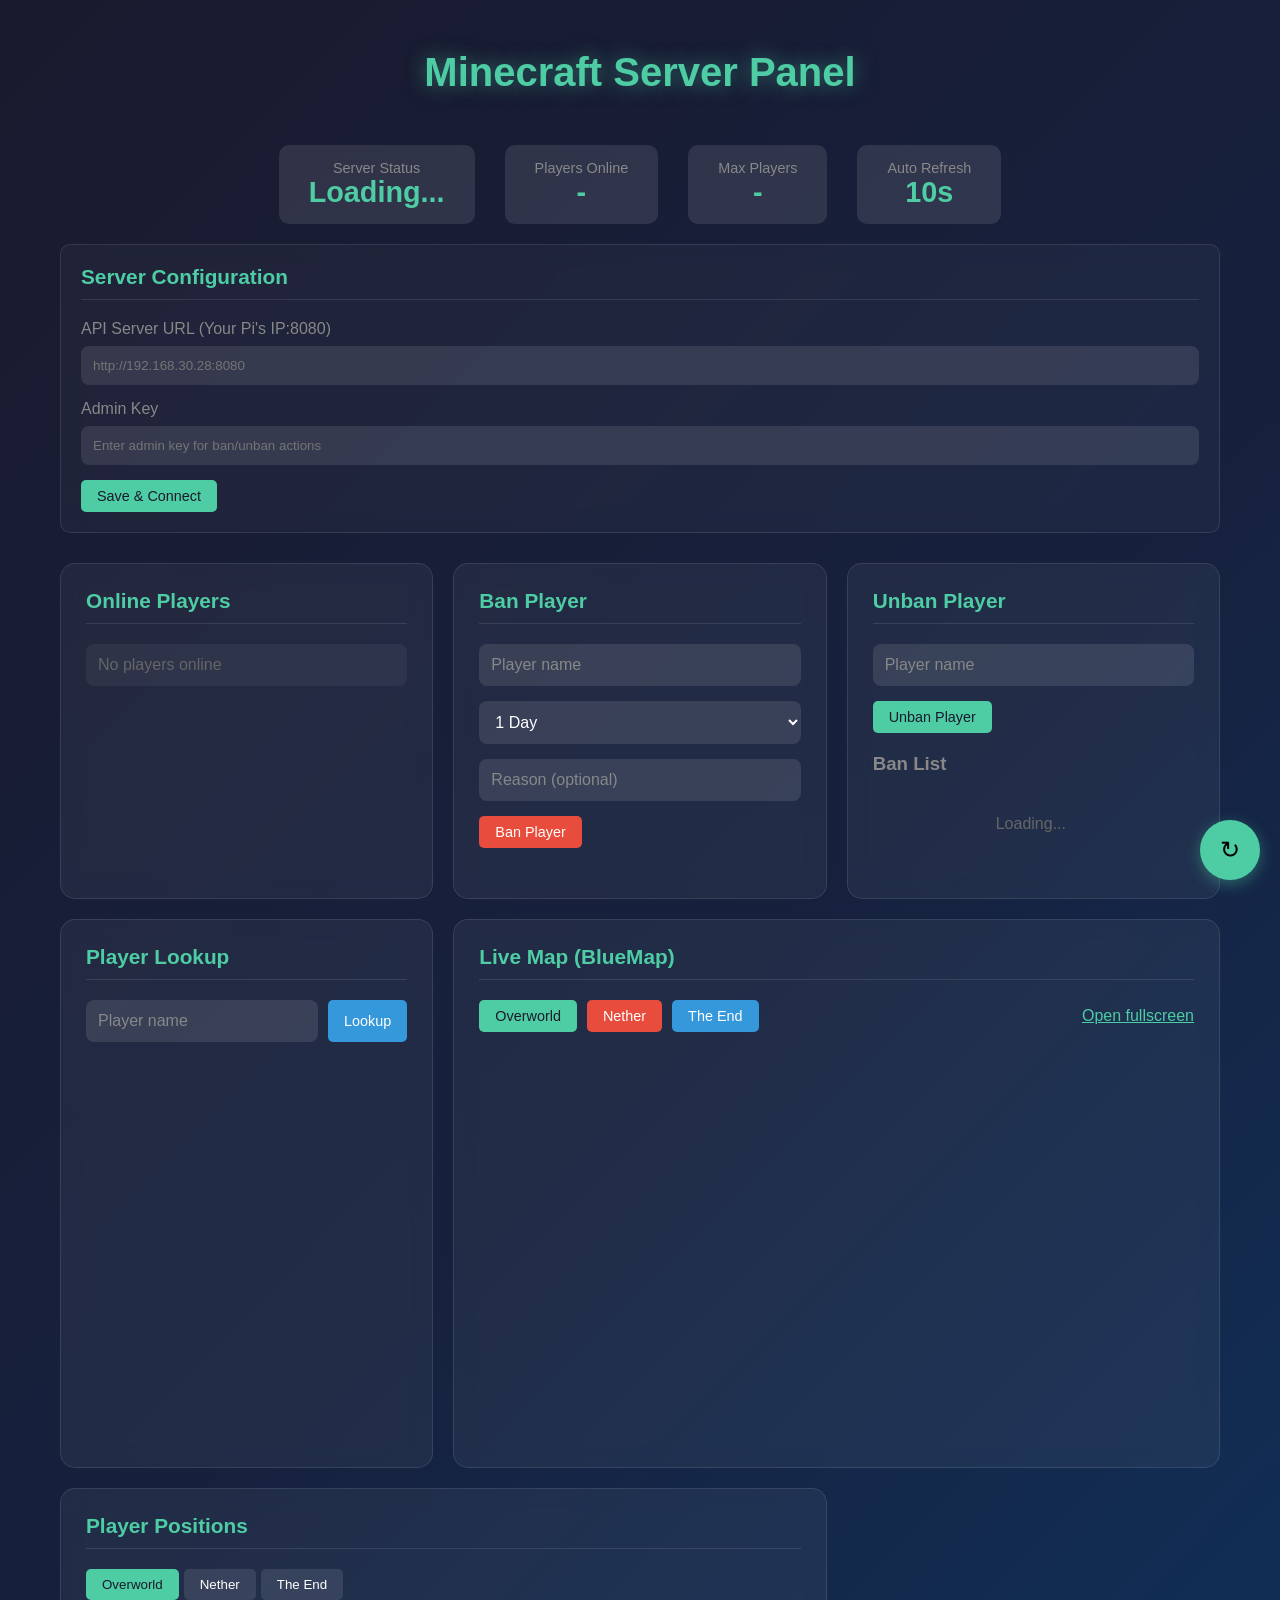
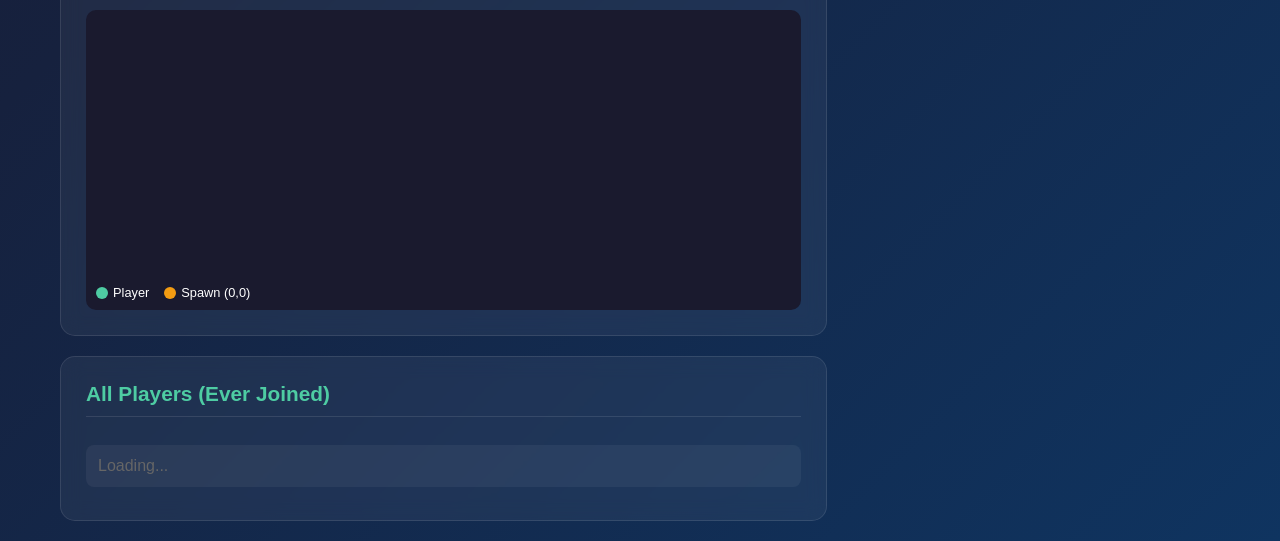
<file: mc-panel-package 2/index.html>
<!DOCTYPE html>
<html lang="en">
<head>
    <meta charset="UTF-8">
    <meta name="viewport" content="width=device-width, initial-scale=1.0">
    <title>Minecraft Server Panel</title>
    <style>
        * {
            margin: 0;
            padding: 0;
            box-sizing: border-box;
        }
        body {
            font-family: 'Segoe UI', Tahoma, Geneva, Verdana, sans-serif;
            background: linear-gradient(135deg, #1a1a2e 0%, #16213e 50%, #0f3460 100%);
            min-height: 100vh;
            color: #fff;
        }
        .container {
            max-width: 1200px;
            margin: 0 auto;
            padding: 20px;
        }
        header {
            text-align: center;
            padding: 30px 0;
        }
        header h1 {
            font-size: 2.5em;
            color: #4ecca3;
            text-shadow: 0 0 20px rgba(78, 204, 163, 0.5);
        }
        .status-bar {
            display: flex;
            justify-content: center;
            gap: 30px;
            margin: 20px 0;
            flex-wrap: wrap;
        }
        .status-item {
            background: rgba(255,255,255,0.1);
            padding: 15px 30px;
            border-radius: 10px;
            text-align: center;
        }
        .status-item .label {
            font-size: 0.9em;
            color: #888;
        }
        .status-item .value {
            font-size: 1.8em;
            font-weight: bold;
            color: #4ecca3;
        }
        .status-item.offline .value {
            color: #e74c3c;
        }
        .grid {
            display: grid;
            grid-template-columns: repeat(auto-fit, minmax(350px, 1fr));
            gap: 20px;
            margin-top: 30px;
        }
        .card {
            background: rgba(255,255,255,0.05);
            border-radius: 15px;
            padding: 25px;
            backdrop-filter: blur(10px);
            border: 1px solid rgba(255,255,255,0.1);
        }
        .card h2 {
            color: #4ecca3;
            margin-bottom: 20px;
            font-size: 1.3em;
            border-bottom: 1px solid rgba(255,255,255,0.1);
            padding-bottom: 10px;
        }
        .player-list {
            list-style: none;
        }
        .player-list li {
            display: flex;
            align-items: center;
            justify-content: space-between;
            padding: 12px;
            margin: 8px 0;
            background: rgba(255,255,255,0.05);
            border-radius: 8px;
            transition: all 0.3s;
        }
        .player-list li:hover {
            background: rgba(78, 204, 163, 0.2);
        }
        .player-info {
            display: flex;
            align-items: center;
            gap: 12px;
        }
        .player-avatar {
            width: 40px;
            height: 40px;
            border-radius: 5px;
            image-rendering: pixelated;
        }
        .player-name {
            font-weight: bold;
        }
        .player-coords {
            font-size: 0.85em;
            color: #888;
        }
        .btn {
            padding: 8px 16px;
            border: none;
            border-radius: 5px;
            cursor: pointer;
            font-size: 0.9em;
            transition: all 0.3s;
        }
        .btn-danger {
            background: #e74c3c;
            color: white;
        }
        .btn-danger:hover {
            background: #c0392b;
        }
        .btn-success {
            background: #4ecca3;
            color: #1a1a2e;
        }
        .btn-success:hover {
            background: #3db892;
        }
        .btn-primary {
            background: #3498db;
            color: white;
        }
        .btn-primary:hover {
            background: #2980b9;
        }
        .input-group {
            display: flex;
            gap: 10px;
            margin-bottom: 15px;
        }
        .input-group input, .input-group select {
            flex: 1;
            padding: 12px;
            border: none;
            border-radius: 8px;
            background: rgba(255,255,255,0.1);
            color: white;
            font-size: 1em;
        }
        .input-group input::placeholder {
            color: #888;
        }
        .input-group input:focus, .input-group select:focus {
            outline: 2px solid #4ecca3;
        }
        .ban-list {
            max-height: 250px;
            overflow-y: auto;
            padding-right: 5px;
        }
        .ban-list::-webkit-scrollbar {
            width: 8px;
        }
        .ban-list::-webkit-scrollbar-track {
            background: rgba(255,255,255,0.1);
            border-radius: 4px;
        }
        .ban-list::-webkit-scrollbar-thumb {
            background: rgba(231, 76, 60, 0.5);
            border-radius: 4px;
        }
        .ban-list::-webkit-scrollbar-thumb:hover {
            background: rgba(231, 76, 60, 0.7);
        }
        .ban-item {
            display: flex;
            justify-content: space-between;
            align-items: center;
            padding: 15px;
            margin: 10px 0;
            background: rgba(231, 76, 60, 0.15);
            border-radius: 10px;
            border: 1px solid rgba(231, 76, 60, 0.3);
        }
        .ban-item:hover {
            background: rgba(231, 76, 60, 0.25);
        }
        .empty-state {
            text-align: center;
            padding: 40px;
            color: #666;
        }
        .status-badge {
            padding: 4px 10px;
            border-radius: 12px;
            font-size: 0.75em;
            font-weight: bold;
        }
        .status-online {
            background: #4ecca3;
            color: #1a1a2e;
        }
        .status-offline {
            background: rgba(255,255,255,0.2);
            color: #888;
        }
        .all-players-list {
            max-height: 400px;
            overflow-y: auto;
        }
        .player-last-seen {
            font-size: 0.8em;
            color: #666;
        }
        .dimension-badge {
            padding: 2px 8px;
            border-radius: 4px;
            font-size: 0.7em;
            font-weight: bold;
            margin-left: 8px;
        }
        .dim-overworld {
            background: #4ecca3;
            color: #1a1a2e;
        }
        .dim-nether {
            background: #e74c3c;
            color: white;
        }
        .dim-end {
            background: #9b59b6;
            color: white;
        }
        .minimap-container {
            position: relative;
            width: 100%;
            height: 300px;
            background: #1a1a2e;
            border-radius: 10px;
            overflow: hidden;
        }
        .minimap-canvas {
            width: 100%;
            height: 100%;
        }
        .minimap-legend {
            position: absolute;
            bottom: 10px;
            left: 10px;
            display: flex;
            gap: 15px;
            font-size: 0.8em;
        }
        .legend-item {
            display: flex;
            align-items: center;
            gap: 5px;
        }
        .legend-dot {
            width: 12px;
            height: 12px;
            border-radius: 50%;
        }
        .minimap-tabs {
            display: flex;
            gap: 5px;
            margin-bottom: 10px;
        }
        .minimap-tab {
            padding: 8px 16px;
            border: none;
            border-radius: 5px;
            cursor: pointer;
            background: rgba(255,255,255,0.1);
            color: white;
            transition: all 0.3s;
        }
        .minimap-tab.active {
            background: #4ecca3;
            color: #1a1a2e;
        }
        .minimap-tab.nether.active {
            background: #e74c3c;
            color: white;
        }
        .minimap-tab.end.active {
            background: #9b59b6;
            color: white;
        }
        .config-section {
            background: rgba(255,255,255,0.03);
            padding: 20px;
            border-radius: 10px;
            margin-bottom: 20px;
        }
        .config-section label {
            display: block;
            margin-bottom: 8px;
            color: #888;
        }
        .config-section input {
            width: 100%;
            padding: 12px;
            border: none;
            border-radius: 8px;
            background: rgba(255,255,255,0.1);
            color: white;
            margin-bottom: 15px;
        }
        .alert {
            padding: 15px;
            border-radius: 8px;
            margin: 10px 0;
        }
        .alert-success {
            background: rgba(78, 204, 163, 0.2);
            border: 1px solid #4ecca3;
        }
        .alert-error {
            background: rgba(231, 76, 60, 0.2);
            border: 1px solid #e74c3c;
        }
        #alertBox {
            position: fixed;
            top: 20px;
            right: 20px;
            z-index: 1000;
            display: none;
        }
        .refresh-btn {
            position: fixed;
            bottom: 20px;
            right: 20px;
            width: 60px;
            height: 60px;
            border-radius: 50%;
            background: #4ecca3;
            border: none;
            cursor: pointer;
            font-size: 1.5em;
            box-shadow: 0 4px 15px rgba(78, 204, 163, 0.4);
            transition: all 0.3s;
        }
        .refresh-btn:hover {
            transform: scale(1.1);
        }
        @media (max-width: 768px) {
            .grid {
                grid-template-columns: 1fr;
            }
            header h1 {
                font-size: 1.8em;
            }
        }
    </style>
</head>
<body>
    <div id="alertBox" class="alert"></div>

    <div class="container">
        <header>
            <h1>Minecraft Server Panel</h1>
        </header>

        <div class="status-bar">
            <div class="status-item" id="serverStatus">
                <div class="label">Server Status</div>
                <div class="value">Loading...</div>
            </div>
            <div class="status-item">
                <div class="label">Players Online</div>
                <div class="value" id="playerCount">-</div>
            </div>
            <div class="status-item">
                <div class="label">Max Players</div>
                <div class="value" id="maxPlayers">-</div>
            </div>
            <div class="status-item">
                <div class="label">Auto Refresh</div>
                <div class="value" id="refreshTimer">10s</div>
            </div>
        </div>

        <div class="card config-section">
            <h2>Server Configuration</h2>
            <label>API Server URL (Your Pi's IP:8080)</label>
            <input type="text" id="apiUrl" placeholder="http://192.168.30.28:8080">
            <label>Admin Key</label>
            <input type="password" id="adminKey" placeholder="Enter admin key for ban/unban actions">
            <button class="btn btn-success" onclick="saveConfig()">Save & Connect</button>
        </div>

        <div class="grid">
            <div class="card">
                <h2>Online Players</h2>
                <ul class="player-list" id="playerList">
                    <li class="empty-state">No players online</li>
                </ul>
            </div>

            <div class="card">
                <h2>Ban Player</h2>
                <div class="input-group">
                    <input type="text" id="banPlayerName" placeholder="Player name">
                </div>
                <div class="input-group">
                    <select id="banDuration">
                        <option value="1h">1 Hour</option>
                        <option value="1d" selected>1 Day</option>
                        <option value="7d">7 Days</option>
                        <option value="30d">30 Days</option>
                        <option value="perm">Permanent</option>
                    </select>
                </div>
                <div class="input-group">
                    <input type="text" id="banReason" placeholder="Reason (optional)">
                </div>
                <button class="btn btn-danger" onclick="banPlayer()">Ban Player</button>
            </div>

            <div class="card">
                <h2>Unban Player</h2>
                <div class="input-group">
                    <input type="text" id="unbanPlayerName" placeholder="Player name">
                </div>
                <button class="btn btn-success" onclick="unbanPlayer()">Unban Player</button>

                <h3 style="margin-top: 20px; color: #888;">Ban List</h3>
                <div class="ban-list" id="banList">
                    <div class="empty-state">Loading...</div>
                </div>
            </div>

            <div class="card">
                <h2>Player Lookup</h2>
                <div class="input-group">
                    <input type="text" id="lookupPlayer" placeholder="Player name">
                    <button class="btn btn-primary" onclick="lookupPlayer()">Lookup</button>
                </div>
                <div id="lookupResult"></div>
            </div>

            <div class="card" style="grid-column: span 2;">
                <h2>Live Map (BlueMap)</h2>
                <div style="display: flex; gap: 10px; margin-bottom: 10px;">
                    <button class="btn btn-success" onclick="loadBlueMapDim('world')">Overworld</button>
                    <button class="btn btn-danger" onclick="loadBlueMapDim('world_nether')">Nether</button>
                    <button class="btn btn-primary" onclick="loadBlueMapDim('world_the_end')">The End</button>
                    <a href="#" onclick="openFullMap()" style="color: #4ecca3; margin-left: auto; align-self: center;">Open fullscreen</a>
                </div>
                <div class="bluemap-container" style="width: 100%; height: 400px; border-radius: 10px; overflow: hidden;">
                    <iframe id="bluemapFrame" src="" style="width: 100%; height: 100%; border: none;"></iframe>
                </div>
            </div>

            <div class="card" style="grid-column: span 2;">
                <h2>Player Positions</h2>
                <div class="minimap-tabs">
                    <button class="minimap-tab active" onclick="switchDimension('overworld')">Overworld</button>
                    <button class="minimap-tab nether" onclick="switchDimension('nether')">Nether</button>
                    <button class="minimap-tab end" onclick="switchDimension('end')">The End</button>
                </div>
                <div class="minimap-container">
                    <canvas id="minimap" class="minimap-canvas"></canvas>
                    <div class="minimap-legend">
                        <div class="legend-item"><div class="legend-dot" style="background: #4ecca3;"></div> Player</div>
                        <div class="legend-item"><div class="legend-dot" style="background: #f39c12;"></div> Spawn (0,0)</div>
                    </div>
                </div>
            </div>

            <div class="card" style="grid-column: span 2;">
                <h2>All Players (Ever Joined)</h2>
                <div class="all-players-list">
                    <ul class="player-list" id="allPlayersList">
                        <li class="empty-state">Loading...</li>
                    </ul>
                </div>
            </div>
        </div>
    </div>

    <button class="refresh-btn" onclick="refreshData()" title="Refresh">&#x21bb;</button>

    <script>
        let config = {
            apiUrl: localStorage.getItem('mcApiUrl') || '',
            adminKey: localStorage.getItem('mcAdminKey') || ''
        };

        document.getElementById('apiUrl').value = config.apiUrl;
        document.getElementById('adminKey').value = config.adminKey;

        let playerPositions = [];
        let currentDimension = 'overworld';

        function switchDimension(dim) {
            currentDimension = dim;
            document.querySelectorAll('.minimap-tab').forEach(tab => tab.classList.remove('active'));
            event.target.classList.add('active');
            drawMinimap();
        }

        function drawMinimap() {
            const canvas = document.getElementById('minimap');
            const ctx = canvas.getContext('2d');

            // Set canvas size
            canvas.width = canvas.offsetWidth * 2;
            canvas.height = canvas.offsetHeight * 2;
            ctx.scale(2, 2);

            const width = canvas.offsetWidth;
            const height = canvas.offsetHeight;

            // Background
            const bgColors = {
                overworld: '#1a3d1a',
                nether: '#3d1a1a',
                end: '#1a1a3d'
            };
            ctx.fillStyle = bgColors[currentDimension];
            ctx.fillRect(0, 0, width, height);

            // Grid
            ctx.strokeStyle = 'rgba(255,255,255,0.1)';
            ctx.lineWidth = 1;
            const gridSize = 50;
            for (let x = 0; x < width; x += gridSize) {
                ctx.beginPath();
                ctx.moveTo(x, 0);
                ctx.lineTo(x, height);
                ctx.stroke();
            }
            for (let y = 0; y < height; y += gridSize) {
                ctx.beginPath();
                ctx.moveTo(0, y);
                ctx.lineTo(width, y);
                ctx.stroke();
            }

            // Filter players by dimension
            const dimPlayers = playerPositions.filter(p => p.dimension === currentDimension);

            // Calculate bounds
            let minX = -500, maxX = 500, minZ = -500, maxZ = 500;
            if (dimPlayers.length > 0) {
                const xs = dimPlayers.map(p => p.x);
                const zs = dimPlayers.map(p => p.z);
                minX = Math.min(...xs, -100) - 100;
                maxX = Math.max(...xs, 100) + 100;
                minZ = Math.min(...zs, -100) - 100;
                maxZ = Math.max(...zs, 100) + 100;

                // Make it square
                const rangeX = maxX - minX;
                const rangeZ = maxZ - minZ;
                const maxRange = Math.max(rangeX, rangeZ, 200);
                const centerX = (minX + maxX) / 2;
                const centerZ = (minZ + maxZ) / 2;
                minX = centerX - maxRange / 2;
                maxX = centerX + maxRange / 2;
                minZ = centerZ - maxRange / 2;
                maxZ = centerZ + maxRange / 2;
            }

            function toCanvas(x, z) {
                return {
                    x: ((x - minX) / (maxX - minX)) * width,
                    y: ((z - minZ) / (maxZ - minZ)) * height
                };
            }

            // Draw spawn point (0,0)
            const spawn = toCanvas(0, 0);
            ctx.fillStyle = '#f39c12';
            ctx.beginPath();
            ctx.arc(spawn.x, spawn.y, 8, 0, Math.PI * 2);
            ctx.fill();
            ctx.fillStyle = 'white';
            ctx.font = '10px sans-serif';
            ctx.fillText('0,0', spawn.x + 12, spawn.y + 4);

            // Draw players
            dimPlayers.forEach(player => {
                const pos = toCanvas(player.x, player.z);

                // Player dot
                ctx.fillStyle = '#4ecca3';
                ctx.beginPath();
                ctx.arc(pos.x, pos.y, 10, 0, Math.PI * 2);
                ctx.fill();

                // Player name
                ctx.fillStyle = 'white';
                ctx.font = 'bold 11px sans-serif';
                ctx.fillText(player.player, pos.x + 14, pos.y - 8);

                // Coordinates
                ctx.font = '9px sans-serif';
                ctx.fillStyle = '#aaa';
                ctx.fillText(`${player.x}, ${player.y}, ${player.z}`, pos.x + 14, pos.y + 6);
            });

            // No players message
            if (dimPlayers.length === 0) {
                ctx.fillStyle = 'rgba(255,255,255,0.5)';
                ctx.font = '14px sans-serif';
                ctx.textAlign = 'center';
                ctx.fillText(`No players in ${currentDimension}`, width / 2, height / 2);
                ctx.textAlign = 'left';
            }

            // Scale indicator
            const scaleWidth = 100;
            const scaleBlocks = Math.round((maxX - minX) * (scaleWidth / width));
            ctx.fillStyle = 'rgba(255,255,255,0.7)';
            ctx.fillRect(width - 120, height - 25, scaleWidth, 4);
            ctx.font = '10px sans-serif';
            ctx.fillText(`${scaleBlocks} blocks`, width - 120, height - 8);
        }

        function saveConfig() {
            config.apiUrl = document.getElementById('apiUrl').value.replace(/\/$/, '');
            config.adminKey = document.getElementById('adminKey').value;
            localStorage.setItem('mcApiUrl', config.apiUrl);
            localStorage.setItem('mcAdminKey', config.adminKey);
            showAlert('Configuration saved!', 'success');
            refreshData();
            loadBlueMap();
        }

        function loadBlueMap() {
            loadBlueMapDim('world');
        }

        function loadBlueMapDim(dimension) {
            const apiHost = config.apiUrl.replace(':8080', '').replace('http://', '');
            const bluemapUrl = `http://${apiHost}:8100/#${dimension}:0:0:0:500:0:0:0:0:flat`;
            document.getElementById('bluemapFrame').src = bluemapUrl;
        }

        function openFullMap() {
            const apiHost = config.apiUrl.replace(':8080', '').replace('http://', '');
            window.open(`http://${apiHost}:8100/`, '_blank');
        }

        function showAlert(message, type) {
            const alertBox = document.getElementById('alertBox');
            alertBox.textContent = message;
            alertBox.className = 'alert alert-' + type;
            alertBox.style.display = 'block';
            setTimeout(() => {
                alertBox.style.display = 'none';
            }, 3000);
        }

        async function fetchApi(endpoint, params = {}) {
            const url = new URL(config.apiUrl + endpoint);
            Object.keys(params).forEach(key => url.searchParams.append(key, params[key]));
            try {
                const response = await fetch(url);
                return await response.json();
            } catch (error) {
                console.error('API Error:', error);
                return { error: error.message };
            }
        }

        async function refreshData() {
            // Get server status
            const status = await fetchApi('/api/status');
            const statusEl = document.getElementById('serverStatus');

            if (status.error) {
                statusEl.querySelector('.value').textContent = 'Offline';
                statusEl.classList.add('offline');
                document.getElementById('playerCount').textContent = '-';
                document.getElementById('maxPlayers').textContent = '-';
                document.getElementById('playerList').innerHTML = '<li class="empty-state">Server offline</li>';
                return;
            }

            statusEl.querySelector('.value').textContent = 'Online';
            statusEl.classList.remove('offline');

            const players = status.players;
            document.getElementById('playerCount').textContent = players.online || 0;
            document.getElementById('maxPlayers').textContent = players.max || 10;

            // Get all online player positions
            const positionsData = await fetchApi('/api/positions');
            playerPositions = positionsData.positions || [];

            // Update player list
            const playerList = document.getElementById('playerList');
            if (players.players && players.players.length > 0) {
                playerList.innerHTML = '';
                for (const player of players.players) {
                    const pos = playerPositions.find(p => p.player === player) || {};
                    const li = document.createElement('li');
                    const dimClass = pos.dimension ? `dim-${pos.dimension}` : '';
                    const dimName = pos.dimension ? pos.dimension.charAt(0).toUpperCase() + pos.dimension.slice(1) : '';
                    li.innerHTML = `
                        <div class="player-info">
                            <img class="player-avatar" src="https://mc-heads.net/avatar/${player}/40" alt="${player}">
                            <div>
                                <div class="player-name">${player}${dimName ? `<span class="dimension-badge ${dimClass}">${dimName}</span>` : ''}</div>
                                <div class="player-coords">${pos.x !== undefined ? `X: ${pos.x} Y: ${pos.y} Z: ${pos.z}` : 'Position unavailable'}</div>
                            </div>
                        </div>
                        <button class="btn btn-danger" onclick="quickBan('${player}')">Ban</button>
                    `;
                    playerList.appendChild(li);
                }
            } else {
                playerList.innerHTML = '<li class="empty-state">No players online</li>';
            }

            // Update minimap
            drawMinimap();

            // Get ban list
            const banlist = await fetchApi('/api/banlist');
            const banListEl = document.getElementById('banList');
            if (banlist.bans && banlist.bans.length > 0) {
                // New format: structured JSON from banned-players.json
                banListEl.innerHTML = banlist.bans.map(ban => `
                    <div class="ban-item">
                        <div class="player-info">
                            <img class="player-avatar" src="https://mc-heads.net/avatar/${ban.name}/40" alt="${ban.name}">
                            <div>
                                <div class="player-name">${ban.name}</div>
                                <div style="font-size: 0.85em; color: #e74c3c;">${ban.reason || 'No reason'}</div>
                            </div>
                        </div>
                        <button class="btn btn-success" onclick="quickUnban('${ban.name}')">Unban</button>
                    </div>
                `).join('');
            } else if (banlist.bans && banlist.bans.length === 0) {
                banListEl.innerHTML = '<div class="empty-state">No banned players</div>';
            } else if (banlist.response) {
                // Fallback: old RCON format
                if (banlist.response.toLowerCase().includes('no bans')) {
                    banListEl.innerHTML = '<div class="empty-state">No banned players</div>';
                } else {
                    banListEl.innerHTML = `<div class="empty-state">${banlist.response}</div>`;
                }
            } else {
                banListEl.innerHTML = '<div class="empty-state">No banned players</div>';
            }

            // Get all players who ever joined
            const allPlayers = await fetchApi('/api/allplayers');
            const allPlayersList = document.getElementById('allPlayersList');
            if (allPlayers.players && allPlayers.players.length > 0) {
                allPlayersList.innerHTML = '';
                for (const player of allPlayers.players) {
                    const li = document.createElement('li');
                    const statusClass = player.online ? 'status-online' : 'status-offline';
                    const statusText = player.online ? 'ONLINE' : 'OFFLINE';
                    const playtime = player.playtime || {hours: 0, minutes: 0};
                    const playtimeStr = `${playtime.hours}h ${playtime.minutes}m`;
                    const kills = (player.player_kills || 0) + (player.mob_kills || 0);
                    const deaths = player.deaths || 0;
                    const kd = deaths > 0 ? (kills / deaths).toFixed(1) : kills;
                    li.innerHTML = `
                        <div class="player-info">
                            <img class="player-avatar" src="https://mc-heads.net/avatar/${player.name}/40" alt="${player.name}">
                            <div>
                                <div class="player-name">${player.name}</div>
                                <div class="player-last-seen">
                                    <span style="color: #4ecca3;">Playtime: ${playtimeStr}</span> |
                                    <span style="color: #3498db;">Kills: ${kills}</span> |
                                    <span style="color: #e74c3c;">Deaths: ${deaths}</span> |
                                    <span style="color: #f39c12;">K/D: ${kd}</span>
                                </div>
                            </div>
                        </div>
                        <div>
                            <span class="status-badge ${statusClass}">${statusText}</span>
                            <button class="btn btn-danger" style="margin-left: 10px;" onclick="quickBan('${player.name}')">Ban</button>
                        </div>
                    `;
                    allPlayersList.appendChild(li);
                }
            } else {
                allPlayersList.innerHTML = '<li class="empty-state">No players found</li>';
            }
        }

        function quickBan(player) {
            document.getElementById('banPlayerName').value = player;
        }

        async function quickUnban(player) {
            if (!config.adminKey) {
                showAlert('Please enter admin key in configuration', 'error');
                return;
            }
            const result = await fetchApi('/api/unban', {
                key: config.adminKey,
                player: player
            });
            if (result.success) {
                showAlert(`${player} has been unbanned`, 'success');
                refreshData();
            } else {
                showAlert(result.error || 'Failed to unban player', 'error');
            }
        }

        async function banPlayer() {
            const player = document.getElementById('banPlayerName').value;
            const duration = document.getElementById('banDuration').value;
            const reason = document.getElementById('banReason').value || 'Banned via web panel';

            if (!player) {
                showAlert('Please enter a player name', 'error');
                return;
            }

            if (!config.adminKey) {
                showAlert('Please enter admin key in configuration', 'error');
                return;
            }

            let result;
            if (duration === 'perm') {
                result = await fetchApi('/api/ban', {
                    key: config.adminKey,
                    player: player,
                    reason: reason
                });
            } else {
                result = await fetchApi('/api/tempban', {
                    key: config.adminKey,
                    player: player,
                    duration: duration,
                    reason: reason
                });
            }

            if (result.success) {
                showAlert(`Player ${player} has been banned`, 'success');
                document.getElementById('banPlayerName').value = '';
                document.getElementById('banReason').value = '';
                refreshData();
            } else {
                showAlert(result.error || 'Failed to ban player', 'error');
            }
        }

        async function unbanPlayer() {
            const player = document.getElementById('unbanPlayerName').value;

            if (!player) {
                showAlert('Please enter a player name', 'error');
                return;
            }

            if (!config.adminKey) {
                showAlert('Please enter admin key in configuration', 'error');
                return;
            }

            const result = await fetchApi('/api/unban', {
                key: config.adminKey,
                player: player
            });

            if (result.success) {
                showAlert(`Player ${player} has been unbanned`, 'success');
                document.getElementById('unbanPlayerName').value = '';
                refreshData();
            } else {
                showAlert(result.error || 'Failed to unban player', 'error');
            }
        }

        async function lookupPlayer() {
            const player = document.getElementById('lookupPlayer').value;
            if (!player) {
                showAlert('Please enter a player name', 'error');
                return;
            }

            const resultEl = document.getElementById('lookupResult');
            resultEl.innerHTML = '<p>Looking up...</p>';

            const pos = await fetchApi('/api/player/position', { name: player });

            if (pos.error) {
                resultEl.innerHTML = `<p style="color: #e74c3c;">Player not found or offline</p>`;
            } else {
                resultEl.innerHTML = `
                    <div style="margin-top: 15px; padding: 15px; background: rgba(255,255,255,0.05); border-radius: 8px;">
                        <img src="https://mc-heads.net/avatar/${player}/64" style="border-radius: 5px; margin-bottom: 10px;">
                        <p><strong>${player}</strong></p>
                        <p>X: ${pos.x}</p>
                        <p>Y: ${pos.y}</p>
                        <p>Z: ${pos.z}</p>
                    </div>
                `;
            }
        }

        // Auto refresh timer
        let refreshInterval = 10; // seconds
        let countdown = refreshInterval;

        function updateTimer() {
            document.getElementById('refreshTimer').textContent = countdown + 's';
            countdown--;
            if (countdown < 0) {
                countdown = refreshInterval;
                refreshData();
            }
        }

        // Initial load
        refreshData();
        loadBlueMap();

        // Start countdown timer
        setInterval(updateTimer, 1000);
    </script>
</body>
</html>
</file>
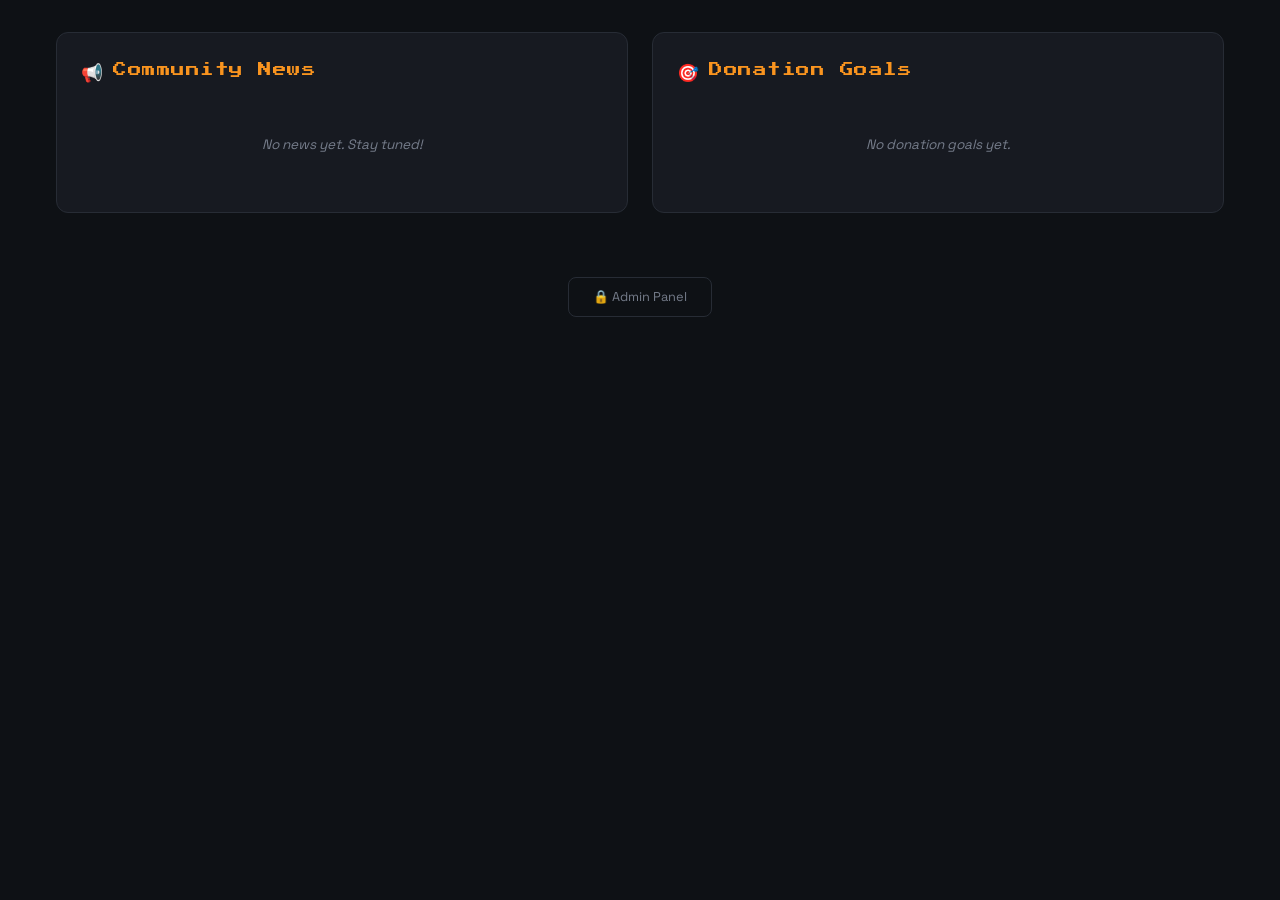
<file: web-panel/index.html>
<!doctype html>
<html lang="en">
  <head>
    <meta charset="UTF-8" />
    <meta name="viewport" content="width=device-width, initial-scale=1.0" />
    <title>Pizza Pasta SMP - Minecraft Server</title>
    <meta name="description" content="Join Pizza Pasta SMP, an epic Minecraft survival multiplayer server. Connect at 140.228.72.145">
    <meta name="author" content="Lovable" />
    <meta property="og:type" content="website" />
    <meta property="og:image" content="https://pub-bb2e103a32db4e198524a2e9ed8f35b4.r2.dev/072d5d8f-cc46-4da2-8a3b-f95edd50f560/id-preview-95f67f36--62053b47-7630-4c0a-9314-0201fa9dc836.lovable.app-1774458502606.png">
    <meta name="twitter:card" content="summary_large_image" />
    <meta name="twitter:site" content="@Lovable" />
    <meta name="twitter:image" content="https://pub-bb2e103a32db4e198524a2e9ed8f35b4.r2.dev/072d5d8f-cc46-4da2-8a3b-f95edd50f560/id-preview-95f67f36--62053b47-7630-4c0a-9314-0201fa9dc836.lovable.app-1774458502606.png">
    <meta property="og:title" content="Pizza Pasta SMP - Minecraft Server">
    <meta name="twitter:title" content="Pizza Pasta SMP - Minecraft Server">
    <meta property="og:description" content="Join Pizza Pasta SMP, an epic Minecraft survival multiplayer server. Connect at 140.228.72.145">
    <meta name="twitter:description" content="Join Pizza Pasta SMP, an epic Minecraft survival multiplayer server. Connect at 140.228.72.145">
    <script type="module" crossorigin src="assets/index-DNAwsM2X.js"></script>
    <link rel="stylesheet" crossorigin href="assets/index-DRGKavOA.css">
    <style>
      /* ===== Community & Donation sections - matches Lovable theme ===== */
      .pp-container {
        max-width: 1200px;
        margin: 0 auto;
        padding: 2rem 1rem 4rem;
        display: grid;
        grid-template-columns: 1fr 1fr;
        gap: 1.5rem;
      }
      @media (max-width: 768px) {
        .pp-container { grid-template-columns: 1fr; }
      }

      .pp-section {
        padding: 1.5rem;
        background: hsl(220 18% 11%);
        border: 1px solid hsl(220 15% 18%);
        border-radius: 0.75rem;
        color: hsl(40 15% 93%);
        font-family: 'Space Grotesk', sans-serif;
      }
      .pp-section h2 {
        margin: 0 0 1.25rem;
        color: hsl(32 95% 55%);
        font-family: 'Press Start 2P', cursive;
        font-size: 0.85rem;
        letter-spacing: 0.5px;
        display: flex;
        align-items: center;
        gap: 0.6rem;
      }
      .pp-section h2 .pp-icon {
        font-size: 1.1rem;
      }

      /* News items */
      .pp-news-item {
        background: hsl(220 20% 7%);
        border: 1px solid hsl(220 15% 18%);
        border-left: 3px solid hsl(32 95% 55%);
        padding: 1rem 1.25rem;
        margin-bottom: 0.75rem;
        border-radius: 0.5rem;
        transition: border-color 0.2s;
      }
      .pp-news-item:hover {
        border-left-color: hsl(160 70% 45%);
      }
      .pp-news-date {
        font-size: 0.7rem;
        color: hsl(220 8% 50%);
        margin-bottom: 0.3rem;
        text-transform: uppercase;
        letter-spacing: 0.5px;
      }
      .pp-news-title {
        font-weight: 600;
        color: hsl(40 15% 93%);
        margin-bottom: 0.3rem;
        font-size: 0.95rem;
      }
      .pp-news-body {
        font-size: 0.85rem;
        color: hsl(220 8% 50%);
        line-height: 1.5;
      }
      .pp-empty {
        color: hsl(220 8% 50%);
        font-style: italic;
        text-align: center;
        padding: 2rem 1rem;
        font-size: 0.85rem;
      }

      /* Donation goals */
      .pp-goal {
        background: hsl(220 20% 7%);
        border: 1px solid hsl(220 15% 18%);
        padding: 1rem 1.25rem;
        margin-bottom: 0.75rem;
        border-radius: 0.5rem;
      }
      .pp-goal-header {
        display: flex;
        justify-content: space-between;
        align-items: baseline;
        margin-bottom: 0.6rem;
        flex-wrap: wrap;
        gap: 0.3rem;
      }
      .pp-goal-name {
        font-weight: 600;
        color: hsl(40 15% 93%);
        font-size: 0.95rem;
      }
      .pp-goal-amount {
        color: hsl(160 70% 45%);
        font-weight: 700;
        font-size: 0.85rem;
      }
      .pp-goal-bar-bg {
        background: hsl(220 15% 15%);
        border-radius: 9999px;
        height: 10px;
        overflow: hidden;
      }
      .pp-goal-bar-fill {
        height: 100%;
        background: linear-gradient(90deg, hsl(32 95% 55%), hsl(160 70% 45%));
        border-radius: 9999px;
        transition: width 0.6s cubic-bezier(0.16, 1, 0.3, 1);
      }
      .pp-goal-desc {
        font-size: 0.75rem;
        color: hsl(220 8% 50%);
        margin-top: 0.5rem;
      }

      /* Admin toggle */
      .pp-admin-wrap {
        max-width: 1200px;
        margin: 0 auto;
        padding: 0 1rem 3rem;
        text-align: center;
      }
      .pp-admin-toggle {
        display: inline-flex;
        align-items: center;
        gap: 0.5rem;
        padding: 0.6rem 1.5rem;
        background: transparent;
        color: hsl(220 8% 50%);
        border: 1px solid hsl(220 15% 18%);
        border-radius: 0.5rem;
        cursor: pointer;
        font-size: 0.8rem;
        font-family: 'Space Grotesk', sans-serif;
        transition: all 0.2s;
      }
      .pp-admin-toggle:hover {
        background: hsl(32 95% 55% / 0.1);
        border-color: hsl(32 95% 55% / 0.3);
        color: hsl(32 95% 55%);
      }

      /* Admin panel */
      .pp-admin-panel {
        display: none;
        max-width: 1200px;
        margin: 0 auto 3rem;
        padding: 1.5rem;
        background: hsl(220 18% 11%);
        border: 1px solid hsl(32 95% 55% / 0.3);
        border-radius: 0.75rem;
        color: hsl(40 15% 93%);
        font-family: 'Space Grotesk', sans-serif;
      }
      .pp-admin-panel.open { display: block; }
      .pp-admin-panel h3 {
        color: hsl(32 95% 55%);
        font-family: 'Press Start 2P', cursive;
        font-size: 0.7rem;
        margin: 0 0 1rem;
        letter-spacing: 0.5px;
      }
      .pp-admin-panel h4 {
        color: hsl(220 8% 50%);
        font-size: 0.8rem;
        margin: 1.25rem 0 0.5rem;
      }
      .pp-admin-panel label {
        display: block;
        margin-bottom: 0.3rem;
        font-size: 0.8rem;
        color: hsl(220 8% 50%);
      }
      .pp-admin-panel input,
      .pp-admin-panel textarea {
        width: 100%;
        padding: 0.6rem 0.75rem;
        margin-bottom: 0.75rem;
        background: hsl(220 20% 7%);
        border: 1px solid hsl(220 15% 18%);
        border-radius: 0.5rem;
        color: hsl(40 15% 93%);
        font-family: 'Space Grotesk', sans-serif;
        font-size: 0.85rem;
        box-sizing: border-box;
        transition: border-color 0.2s;
      }
      .pp-admin-panel input:focus,
      .pp-admin-panel textarea:focus {
        outline: none;
        border-color: hsl(32 95% 55%);
      }
      .pp-admin-panel textarea { resize: vertical; min-height: 70px; }
      .pp-admin-panel .pp-btn {
        display: inline-flex;
        align-items: center;
        gap: 0.4rem;
        padding: 0.5rem 1.2rem;
        background: hsl(32 95% 55%);
        color: hsl(220 20% 7%);
        border: none;
        border-radius: 0.5rem;
        cursor: pointer;
        font-weight: 600;
        font-size: 0.85rem;
        font-family: 'Space Grotesk', sans-serif;
        transition: background 0.2s;
      }
      .pp-admin-panel .pp-btn:hover { background: hsl(32 95% 48%); }
      .pp-admin-panel .pp-btn-danger {
        background: hsl(0 84% 60%);
        color: #fff;
      }
      .pp-admin-panel .pp-btn-danger:hover { background: hsl(0 84% 50%); }
      .pp-admin-panel .pp-btn-sm {
        padding: 0.3rem 0.7rem;
        font-size: 0.75rem;
      }
      .pp-admin-panel .pp-btn-info {
        background: hsl(210 70% 50%);
        color: #fff;
      }
      .pp-admin-panel .pp-btn-info:hover { background: hsl(210 70% 42%); }
      .pp-admin-panel hr {
        border: none;
        border-top: 1px solid hsl(220 15% 18%);
        margin: 1.5rem 0;
      }
      .pp-admin-list-item {
        display: flex;
        justify-content: space-between;
        align-items: center;
        padding: 0.6rem 0.75rem;
        background: hsl(220 20% 7%);
        border: 1px solid hsl(220 15% 18%);
        border-radius: 0.5rem;
        margin-bottom: 0.5rem;
        font-size: 0.8rem;
      }
      .pp-lock-overlay {
        text-align: center;
        padding: 2rem;
      }
      .pp-lock-overlay input {
        max-width: 280px;
        margin: 0 auto 1rem;
        display: block;
        text-align: center;
      }
      .pp-secure-badge {
        display: inline-flex;
        align-items: center;
        gap: 0.3rem;
        font-size: 0.65rem;
        color: hsl(160 70% 45%);
        padding: 0.2rem 0.6rem;
        background: hsl(160 70% 45% / 0.1);
        border: 1px solid hsl(160 70% 45% / 0.2);
        border-radius: 9999px;
        letter-spacing: 0.3px;
      }
      .pp-admin-grid {
        display: grid;
        grid-template-columns: 1fr 1fr;
        gap: 1.5rem;
      }
      @media (max-width: 768px) {
        .pp-admin-grid { grid-template-columns: 1fr; }
      }
    </style>
  </head>
  <body>
    <div id="root"></div>

    <!-- Injected sections - will be moved inside React app's page via JS -->
    <div id="pp-injected" style="display:none;">
      <div class="pp-container">
        <!-- Community News -->
        <section class="pp-section" id="pp-news-section">
          <h2><span class="pp-icon">&#x1F4E2;</span> Community News</h2>
          <div id="pp-news-list"></div>
        </section>

        <!-- Donation Goals -->
        <section class="pp-section" id="pp-goals-section">
          <h2><span class="pp-icon">&#x1F3AF;</span> Donation Goals</h2>
          <div id="pp-goals-list"></div>
        </section>
      </div>

      <!-- Admin -->
      <div class="pp-admin-wrap">
        <button class="pp-admin-toggle" id="pp-admin-btn">&#x1F512; Admin Panel</button>
      </div>

      <div class="pp-admin-panel" id="pp-admin-panel" style="margin-left:1rem;margin-right:1rem;">
        <div class="pp-lock-overlay" id="pp-lock">
          <h3>&#x1F510; Admin Login</h3>
          <input type="email" id="pp-admin-email" placeholder="Enter admin email" style="margin-bottom:0.5rem;" />
          <input type="password" id="pp-admin-pw" placeholder="Enter admin password" />
          <div id="pp-admin-error" style="color:hsl(0 84% 60%);font-size:0.8rem;margin-bottom:0.5rem;display:none;">Access denied. Only authorized admins can log in.</div>
          <button class="pp-btn" id="pp-admin-login-btn">Unlock</button>
          <p style="margin-top:1rem;">
            <span class="pp-secure-badge">&#x1F6E1; AES-256-GCM Encrypted</span>
          </p>
        </div>

        <div id="pp-admin-content" style="display:none;">
          <div class="pp-admin-grid">
            <div>
              <h3>&#x1F4F0; Post News</h3>
              <label for="pp-news-title-in">Title</label>
              <input type="text" id="pp-news-title-in" placeholder="e.g. New map expansion!" />
              <label for="pp-news-body-in">Content</label>
              <textarea id="pp-news-body-in" placeholder="Write the news post..."></textarea>
              <button class="pp-btn" id="pp-news-add-btn">Post News</button>
              <h4>Existing News</h4>
              <div id="pp-admin-news-list"></div>
            </div>

            <div>
              <h3>&#x1F4B0; Add Goal</h3>
              <label for="pp-goal-name-in">Goal Name</label>
              <input type="text" id="pp-goal-name-in" placeholder="e.g. New server hardware" />
              <label for="pp-goal-desc-in">Description</label>
              <input type="text" id="pp-goal-desc-in" placeholder="Short description..." />
              <label for="pp-goal-target-in">Target ($)</label>
              <input type="number" id="pp-goal-target-in" placeholder="100" min="1" />
              <label for="pp-goal-current-in">Current ($)</label>
              <input type="number" id="pp-goal-current-in" placeholder="0" min="0" />
              <button class="pp-btn" id="pp-goal-add-btn">Add Goal</button>
              <h4>Existing Goals</h4>
              <div id="pp-admin-goals-list"></div>
            </div>
          </div>
          <hr />
          <button class="pp-btn pp-btn-danger" id="pp-admin-logout-btn">&#x1F512; Lock Panel</button>
          <span class="pp-secure-badge" style="margin-left:0.75rem;">&#x1F6E1; All data encrypted with AES-256-GCM</span>
        </div>
      </div>
    </div>

    <script>
    (function() {
      'use strict';

      // --- Inject sections into the React app's rendered page ---
      function injectSections() {
        const injected = document.getElementById('pp-injected');
        if (!injected) return;

        // Find the React app's main content area (footer or last section)
        const root = document.getElementById('root');
        if (root && root.children.length > 0) {
          // Find footer or append before it
          const footer = root.querySelector('footer');
          if (footer) {
            footer.parentNode.insertBefore(injected, footer);
          } else {
            root.appendChild(injected);
          }
          injected.style.display = '';
          return true;
        }
        return false;
      }

      // Wait for React to render, then inject
      let attempts = 0;
      const injector = setInterval(() => {
        if (injectSections() || ++attempts > 50) {
          clearInterval(injector);
          // Fallback: just show it where it is
          if (attempts > 50) {
            document.getElementById('pp-injected').style.display = '';
          }
        }
      }, 100);

      // --- Crypto helpers (AES-256-GCM via Web Crypto API) ---
      const SALT = new Uint8Array([112,105,122,122,97,112,97,115,116,97,115,109,112,50,48,50,54]);

      async function deriveKey(password) {
        const enc = new TextEncoder();
        const keyMaterial = await crypto.subtle.importKey(
          'raw', enc.encode(password), 'PBKDF2', false, ['deriveKey']
        );
        return crypto.subtle.deriveKey(
          { name: 'PBKDF2', salt: SALT, iterations: 100000, hash: 'SHA-256' },
          keyMaterial,
          { name: 'AES-GCM', length: 256 },
          false,
          ['encrypt', 'decrypt']
        );
      }

      async function encrypt(data, password) {
        const key = await deriveKey(password);
        const iv = crypto.getRandomValues(new Uint8Array(12));
        const enc = new TextEncoder();
        const ciphertext = await crypto.subtle.encrypt(
          { name: 'AES-GCM', iv }, key, enc.encode(JSON.stringify(data))
        );
        return JSON.stringify({
          iv: Array.from(iv),
          ct: Array.from(new Uint8Array(ciphertext))
        });
      }

      async function decrypt(stored, password) {
        const key = await deriveKey(password);
        const { iv, ct } = JSON.parse(stored);
        const plaintext = await crypto.subtle.decrypt(
          { name: 'AES-GCM', iv: new Uint8Array(iv) },
          key,
          new Uint8Array(ct)
        );
        return JSON.parse(new TextDecoder().decode(plaintext));
      }

      // --- Storage ---
      const STORAGE_KEY = 'pp_smp_data';
      let adminPassword = null;

      function getDefaultData() {
        return { news: [], goals: [] };
      }

      async function loadData() {
        const stored = localStorage.getItem(STORAGE_KEY);
        if (!stored || !adminPassword) return getDefaultData();
        try {
          return await decrypt(stored, adminPassword);
        } catch {
          return getDefaultData();
        }
      }

      async function saveData(data) {
        if (!adminPassword) return;
        const encrypted = await encrypt(data, adminPassword);
        localStorage.setItem(STORAGE_KEY, encrypted);
      }

      async function loadPublicData() {
        const publicStored = localStorage.getItem(STORAGE_KEY + '_public');
        if (publicStored) {
          try { return JSON.parse(publicStored); } catch { return getDefaultData(); }
        }
        return getDefaultData();
      }

      async function savePublicCopy(data) {
        localStorage.setItem(STORAGE_KEY + '_public', JSON.stringify(data));
      }

      // --- Render ---
      function escapeHtml(str) {
        const div = document.createElement('div');
        div.textContent = str;
        return div.innerHTML;
      }

      function renderNews(news) {
        const list = document.getElementById('pp-news-list');
        if (!list) return;
        if (!news.length) {
          list.innerHTML = '<div class="pp-empty">No news yet. Stay tuned!</div>';
          return;
        }
        list.innerHTML = news.map(n => `
          <div class="pp-news-item">
            <div class="pp-news-date">${new Date(n.date).toLocaleDateString('en-US', { year:'numeric', month:'long', day:'numeric' })}</div>
            <div class="pp-news-title">${escapeHtml(n.title)}</div>
            <div class="pp-news-body">${escapeHtml(n.body)}</div>
          </div>
        `).join('');
      }

      function renderGoals(goals) {
        const list = document.getElementById('pp-goals-list');
        if (!list) return;
        if (!goals.length) {
          list.innerHTML = '<div class="pp-empty">No donation goals yet.</div>';
          return;
        }
        list.innerHTML = goals.map(g => {
          const pct = Math.min(100, Math.round((g.current / g.target) * 100));
          return `
            <div class="pp-goal">
              <div class="pp-goal-header">
                <span class="pp-goal-name">${escapeHtml(g.name)}</span>
                <span class="pp-goal-amount">$${g.current} / $${g.target} (${pct}%)</span>
              </div>
              <div class="pp-goal-bar-bg">
                <div class="pp-goal-bar-fill" style="width:${pct}%"></div>
              </div>
              ${g.desc ? `<div class="pp-goal-desc">${escapeHtml(g.desc)}</div>` : ''}
            </div>
          `;
        }).join('');
      }

      function renderAdminNews(news) {
        const list = document.getElementById('pp-admin-news-list');
        if (!list) return;
        if (!news.length) { list.innerHTML = '<div style="color:hsl(220 8% 50%);font-size:0.8rem;">No news posts yet.</div>'; return; }
        list.innerHTML = news.map((n, i) => `
          <div class="pp-admin-list-item">
            <span>${escapeHtml(n.title)} <span style="color:hsl(220 8% 50%);">(${new Date(n.date).toLocaleDateString()})</span></span>
            <button class="pp-btn pp-btn-danger pp-btn-sm" data-del-news="${i}">Delete</button>
          </div>
        `).join('');
        list.querySelectorAll('[data-del-news]').forEach(btn => {
          btn.addEventListener('click', async () => {
            const idx = parseInt(btn.dataset.delNews);
            const data = await loadData();
            data.news.splice(idx, 1);
            await saveData(data);
            await savePublicCopy(data);
            renderAll(data);
          });
        });
      }

      function renderAdminGoals(goals) {
        const list = document.getElementById('pp-admin-goals-list');
        if (!list) return;
        if (!goals.length) { list.innerHTML = '<div style="color:hsl(220 8% 50%);font-size:0.8rem;">No goals yet.</div>'; return; }
        list.innerHTML = goals.map((g, i) => `
          <div class="pp-admin-list-item">
            <span>${escapeHtml(g.name)} — $${g.current}/$${g.target}</span>
            <span style="display:flex;gap:0.3rem;">
              <button class="pp-btn pp-btn-info pp-btn-sm" data-edit-goal="${i}">Update $</button>
              <button class="pp-btn pp-btn-danger pp-btn-sm" data-del-goal="${i}">Delete</button>
            </span>
          </div>
        `).join('');
        list.querySelectorAll('[data-del-goal]').forEach(btn => {
          btn.addEventListener('click', async () => {
            const idx = parseInt(btn.dataset.delGoal);
            const data = await loadData();
            data.goals.splice(idx, 1);
            await saveData(data);
            await savePublicCopy(data);
            renderAll(data);
          });
        });
        list.querySelectorAll('[data-edit-goal]').forEach(btn => {
          btn.addEventListener('click', async () => {
            const idx = parseInt(btn.dataset.editGoal);
            const data = await loadData();
            const newAmount = prompt('Enter new current amount ($):', data.goals[idx].current);
            if (newAmount !== null && !isNaN(parseFloat(newAmount))) {
              data.goals[idx].current = parseFloat(newAmount);
              await saveData(data);
              await savePublicCopy(data);
              renderAll(data);
            }
          });
        });
      }

      function renderAll(data) {
        renderNews(data.news);
        renderGoals(data.goals);
        if (adminPassword) {
          renderAdminNews(data.news);
          renderAdminGoals(data.goals);
        }
      }

      // --- Init ---
      async function init() {
        const data = await loadPublicData();
        renderNews(data.news);
        renderGoals(data.goals);

        document.getElementById('pp-admin-btn').addEventListener('click', () => {
          document.getElementById('pp-admin-panel').classList.toggle('open');
        });

        document.getElementById('pp-admin-login-btn').addEventListener('click', async () => {
          const email = document.getElementById('pp-admin-email').value.trim().toLowerCase();
          const pw = document.getElementById('pp-admin-pw').value;
          if (!pw || !email) return;
          var errEl = document.getElementById('pp-admin-error');
          if (email !== 'ddunreel@gmail.com') {
            errEl.style.display = 'block';
            return;
          }
          errEl.style.display = 'none';
          adminPassword = pw;
          const data = await loadData();
          const stored = localStorage.getItem(STORAGE_KEY);
          if (!stored) {
            await saveData(data);
            await savePublicCopy(data);
          }
          document.getElementById('pp-lock').style.display = 'none';
          document.getElementById('pp-admin-content').style.display = 'block';
          renderAll(data);
        });

        document.getElementById('pp-admin-logout-btn').addEventListener('click', () => {
          adminPassword = null;
          document.getElementById('pp-lock').style.display = '';
          document.getElementById('pp-admin-content').style.display = 'none';
          document.getElementById('pp-admin-pw').value = '';
          document.getElementById('pp-admin-panel').classList.remove('open');
        });

        document.getElementById('pp-news-add-btn').addEventListener('click', async () => {
          const title = document.getElementById('pp-news-title-in').value.trim();
          const body = document.getElementById('pp-news-body-in').value.trim();
          if (!title || !body) return;
          const data = await loadData();
          data.news.unshift({ title, body, date: new Date().toISOString() });
          await saveData(data);
          await savePublicCopy(data);
          renderAll(data);
          document.getElementById('pp-news-title-in').value = '';
          document.getElementById('pp-news-body-in').value = '';
        });

        document.getElementById('pp-goal-add-btn').addEventListener('click', async () => {
          const name = document.getElementById('pp-goal-name-in').value.trim();
          const desc = document.getElementById('pp-goal-desc-in').value.trim();
          const target = parseFloat(document.getElementById('pp-goal-target-in').value);
          const current = parseFloat(document.getElementById('pp-goal-current-in').value) || 0;
          if (!name || !target || target <= 0) return;
          const data = await loadData();
          data.goals.push({ name, desc, target, current });
          await saveData(data);
          await savePublicCopy(data);
          renderAll(data);
          document.getElementById('pp-goal-name-in').value = '';
          document.getElementById('pp-goal-desc-in').value = '';
          document.getElementById('pp-goal-target-in').value = '';
          document.getElementById('pp-goal-current-in').value = '';
        });
      }

      init();
    })();
    </script>
  </body>
</html>
</file>
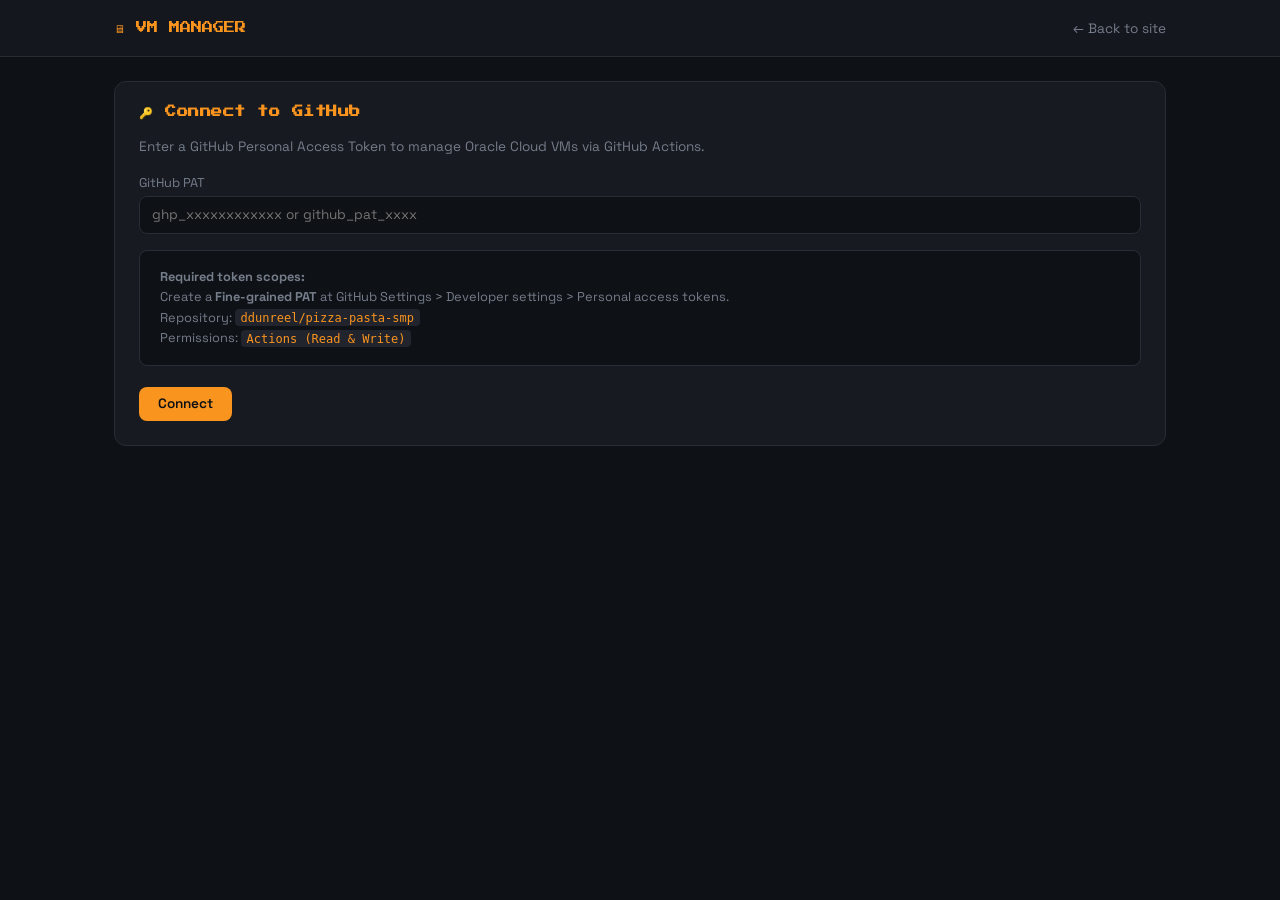
<file: web-panel/vm-manager/index.html>
<!DOCTYPE html>
<html lang="en">
<head>
  <meta charset="UTF-8" />
  <meta name="viewport" content="width=device-width, initial-scale=1.0" />
  <title>VM Manager - Pizza Pasta SMP</title>
  <link href="https://fonts.googleapis.com/css2?family=Press+Start+2P&family=Space+Grotesk:wght@400;500;600;700&display=swap" rel="stylesheet" />
  <style>
    *, *::before, *::after { box-sizing: border-box; margin: 0; padding: 0; }

    body {
      background: hsl(220 20% 7%);
      color: hsl(40 15% 93%);
      font-family: 'Space Grotesk', sans-serif;
      min-height: 100vh;
    }

    .header {
      border-bottom: 1px solid hsl(220 15% 18%);
      background: hsl(220 18% 11% / 0.8);
      backdrop-filter: blur(12px);
      position: sticky; top: 0; z-index: 40;
    }
    .header-inner {
      max-width: 1100px; margin: 0 auto; padding: 0 1.5rem;
      height: 56px; display: flex; align-items: center; justify-content: space-between;
    }
    .header-title {
      font-family: 'Press Start 2P', cursive;
      font-size: 0.7rem; color: hsl(32 95% 55%);
      display: flex; align-items: center; gap: 0.6rem;
    }
    .header-back {
      color: hsl(220 8% 50%); text-decoration: none; font-size: 0.85rem;
      display: flex; align-items: center; gap: 0.4rem;
      transition: color 0.2s;
    }
    .header-back:hover { color: hsl(40 15% 93%); }

    .container { max-width: 1100px; margin: 0 auto; padding: 1.5rem; }

    .card {
      background: hsl(220 18% 11%);
      border: 1px solid hsl(220 15% 18%);
      border-radius: 0.75rem;
      padding: 1.5rem;
      margin-bottom: 1.25rem;
    }
    .card h2 {
      font-family: 'Press Start 2P', cursive;
      font-size: 0.7rem; color: hsl(32 95% 55%);
      margin-bottom: 1rem; letter-spacing: 0.5px;
      display: flex; align-items: center; gap: 0.5rem;
    }
    .card p.desc {
      font-size: 0.85rem; color: hsl(220 8% 50%); line-height: 1.6; margin-bottom: 1rem;
    }

    label {
      display: block; font-size: 0.8rem; color: hsl(220 8% 50%);
      margin-bottom: 0.3rem; margin-top: 0.75rem;
    }
    label:first-of-type { margin-top: 0; }

    input, select, textarea {
      width: 100%; padding: 0.6rem 0.75rem;
      background: hsl(220 20% 7%);
      border: 1px solid hsl(220 15% 18%);
      border-radius: 0.5rem;
      color: hsl(40 15% 93%);
      font-family: 'Space Grotesk', sans-serif;
      font-size: 0.85rem;
      transition: border-color 0.2s;
    }
    input:focus, select:focus, textarea:focus {
      outline: none; border-color: hsl(32 95% 55%);
    }
    textarea { resize: vertical; min-height: 60px; }
    select { cursor: pointer; }

    .btn {
      display: inline-flex; align-items: center; gap: 0.4rem;
      padding: 0.55rem 1.2rem;
      border: none; border-radius: 0.5rem; cursor: pointer;
      font-weight: 600; font-size: 0.85rem;
      font-family: 'Space Grotesk', sans-serif;
      transition: background 0.2s, opacity 0.2s;
    }
    .btn:disabled { opacity: 0.5; cursor: not-allowed; }
    .btn-primary { background: hsl(32 95% 55%); color: hsl(220 20% 7%); }
    .btn-primary:hover:not(:disabled) { background: hsl(32 95% 48%); }
    .btn-success { background: hsl(160 70% 45%); color: hsl(220 20% 7%); }
    .btn-success:hover:not(:disabled) { background: hsl(160 70% 38%); }
    .btn-danger { background: hsl(0 84% 60%); color: #fff; }
    .btn-danger:hover:not(:disabled) { background: hsl(0 84% 50%); }
    .btn-ghost {
      background: transparent; color: hsl(220 8% 50%);
      border: 1px solid hsl(220 15% 18%);
    }
    .btn-ghost:hover:not(:disabled) {
      background: hsl(32 95% 55% / 0.1);
      border-color: hsl(32 95% 55% / 0.3);
      color: hsl(32 95% 55%);
    }
    .btn-sm { padding: 0.35rem 0.75rem; font-size: 0.75rem; }

    .badge {
      display: inline-block; padding: 0.15rem 0.5rem;
      border-radius: 9999px; font-size: 0.7rem; font-weight: 600;
      text-transform: uppercase; letter-spacing: 0.3px;
    }
    .badge-running { background: hsl(160 70% 45% / 0.15); color: hsl(160 70% 45%); }
    .badge-stopped { background: hsl(220 8% 50% / 0.15); color: hsl(220 8% 50%); }
    .badge-starting, .badge-provisioning { background: hsl(32 95% 55% / 0.15); color: hsl(32 95% 55%); }
    .badge-stopping, .badge-terminating { background: hsl(0 84% 60% / 0.15); color: hsl(0 84% 60%); }
    .badge-terminated { background: hsl(0 84% 60% / 0.1); color: hsl(0 60% 50%); }

    .vm-card {
      background: hsl(220 20% 7%);
      border: 1px solid hsl(220 15% 18%);
      border-radius: 0.5rem;
      padding: 1rem 1.25rem;
      margin-bottom: 0.75rem;
      transition: border-color 0.2s;
    }
    .vm-card:hover { border-color: hsl(220 15% 25%); }
    .vm-header {
      display: flex; justify-content: space-between; align-items: center;
      flex-wrap: wrap; gap: 0.5rem; margin-bottom: 0.75rem;
    }
    .vm-name { font-weight: 600; font-size: 1rem; }
    .vm-details {
      display: grid; grid-template-columns: repeat(auto-fit, minmax(140px, 1fr));
      gap: 0.5rem; margin-bottom: 0.75rem;
    }
    .vm-detail-item {
      font-size: 0.8rem;
    }
    .vm-detail-label { color: hsl(220 8% 50%); }
    .vm-detail-value { color: hsl(40 15% 93%); font-weight: 500; }
    .vm-ip {
      font-family: monospace; color: hsl(160 70% 45%); cursor: pointer;
      border-bottom: 1px dashed hsl(160 70% 45% / 0.3);
    }
    .vm-ip:hover { color: hsl(160 70% 55%); }
    .vm-actions { display: flex; gap: 0.4rem; flex-wrap: wrap; }

    .status-bar {
      display: flex; align-items: center; justify-content: space-between;
      flex-wrap: wrap; gap: 0.75rem; margin-bottom: 1.25rem;
    }
    .status-connected {
      display: flex; align-items: center; gap: 0.4rem;
      font-size: 0.8rem; color: hsl(160 70% 45%);
    }
    .status-dot {
      width: 8px; height: 8px; border-radius: 50%;
      background: hsl(160 70% 45%); animation: pulse 2s infinite;
    }
    @keyframes pulse {
      0%, 100% { opacity: 1; }
      50% { opacity: 0.4; }
    }

    .loading {
      text-align: center; padding: 2rem; color: hsl(220 8% 50%);
      font-size: 0.85rem;
    }
    .spinner {
      display: inline-block; width: 20px; height: 20px;
      border: 2px solid hsl(220 15% 18%);
      border-top-color: hsl(32 95% 55%);
      border-radius: 50%; animation: spin 0.8s linear infinite;
      margin-right: 0.5rem; vertical-align: middle;
    }
    @keyframes spin { to { transform: rotate(360deg); } }

    .toast {
      position: fixed; bottom: 1.5rem; right: 1.5rem;
      padding: 0.75rem 1.25rem;
      border-radius: 0.5rem; font-size: 0.85rem;
      z-index: 1000; animation: slideIn 0.3s ease;
      max-width: 400px;
    }
    .toast-success { background: hsl(160 70% 25%); border: 1px solid hsl(160 70% 45%); color: hsl(160 70% 90%); }
    .toast-error { background: hsl(0 60% 25%); border: 1px solid hsl(0 84% 60%); color: hsl(0 60% 90%); }
    .toast-info { background: hsl(220 40% 25%); border: 1px solid hsl(220 60% 50%); color: hsl(220 40% 90%); }
    @keyframes slideIn { from { transform: translateY(1rem); opacity: 0; } }

    .form-row {
      display: grid; grid-template-columns: 1fr 1fr; gap: 1rem;
    }
    @media (max-width: 600px) {
      .form-row { grid-template-columns: 1fr; }
    }

    .hidden { display: none !important; }

    .empty-state {
      text-align: center; padding: 3rem 1rem; color: hsl(220 8% 50%);
      font-style: italic; font-size: 0.85rem;
    }

    .confirm-overlay {
      position: fixed; inset: 0; background: hsl(220 20% 7% / 0.85);
      display: flex; align-items: center; justify-content: center; z-index: 100;
    }
    .confirm-box {
      background: hsl(220 18% 11%);
      border: 1px solid hsl(0 84% 60% / 0.3);
      border-radius: 0.75rem; padding: 1.5rem; max-width: 420px; width: 90%;
    }
    .confirm-box h3 {
      color: hsl(0 84% 60%); font-family: 'Press Start 2P', cursive;
      font-size: 0.65rem; margin-bottom: 1rem;
    }
    .confirm-box p { font-size: 0.85rem; color: hsl(220 8% 50%); margin-bottom: 1rem; line-height: 1.5; }
    .confirm-actions { display: flex; gap: 0.5rem; justify-content: flex-end; }

    .setup-info {
      background: hsl(220 20% 7%);
      border: 1px solid hsl(220 15% 18%);
      border-radius: 0.5rem;
      padding: 1rem 1.25rem;
      margin-top: 1rem;
      font-size: 0.8rem;
      color: hsl(220 8% 50%);
      line-height: 1.6;
    }
    .setup-info code {
      background: hsl(220 15% 15%);
      padding: 0.1rem 0.35rem;
      border-radius: 0.25rem;
      font-size: 0.75rem;
      color: hsl(32 95% 55%);
    }
  </style>
</head>
<body>

<header class="header">
  <div class="header-inner">
    <div class="header-title">&#x1F5A5; VM MANAGER</div>
    <a href="/pizza-pasta-smp/" class="header-back">&#x2190; Back to site</a>
  </div>
</header>

<div class="container">

  <!-- Setup / PAT Entry -->
  <div id="setup-section" class="card">
    <h2>&#x1F511; Connect to GitHub</h2>
    <p class="desc">
      Enter a GitHub Personal Access Token to manage Oracle Cloud VMs via GitHub Actions.
    </p>
    <label for="pat-input">GitHub PAT</label>
    <input type="password" id="pat-input" placeholder="ghp_xxxxxxxxxxxx or github_pat_xxxx" />
    <div class="setup-info">
      <strong>Required token scopes:</strong><br>
      Create a <strong>Fine-grained PAT</strong> at GitHub Settings &gt; Developer settings &gt; Personal access tokens.<br>
      Repository: <code>ddunreel/pizza-pasta-smp</code><br>
      Permissions: <code>Actions (Read &amp; Write)</code>
    </div>
    <br>
    <button class="btn btn-primary" id="connect-btn">Connect</button>
  </div>

  <!-- Dashboard (hidden until connected) -->
  <div id="dashboard" class="hidden">

    <div class="status-bar">
      <div class="status-connected">
        <span class="status-dot"></span> Connected to GitHub Actions
      </div>
      <div style="display:flex;gap:0.5rem;">
        <button class="btn btn-ghost btn-sm" id="refresh-btn">&#x21BB; Refresh</button>
        <button class="btn btn-ghost btn-sm" id="disconnect-btn">&#x1F512; Disconnect</button>
      </div>
    </div>

    <!-- VM List -->
    <div class="card">
      <h2>&#x1F4BB; Your Instances</h2>
      <div id="vm-list">
        <div class="empty-state">Click "Refresh" to load your VMs from Oracle Cloud.</div>
      </div>
    </div>

    <!-- Create VM -->
    <div class="card">
      <h2>&#x2795; Create New VM</h2>
      <p class="desc">Launch a new Oracle Cloud Free Tier instance.</p>

      <div class="form-row">
        <div>
          <label for="vm-name">Display Name</label>
          <input type="text" id="vm-name" placeholder="e.g. my-server" />
        </div>
        <div>
          <label for="vm-shape">Shape</label>
          <select id="vm-shape">
            <option value="VM.Standard.A1.Flex">ARM A1 Flex (up to 4 OCPU / 24GB)</option>
            <option value="VM.Standard.E2.1.Micro">AMD Micro (1/8 OCPU / 1GB)</option>
          </select>
        </div>
      </div>

      <div class="form-row" id="flex-config">
        <div>
          <label for="vm-ocpus">OCPUs</label>
          <input type="number" id="vm-ocpus" value="4" min="1" max="4" />
        </div>
        <div>
          <label for="vm-memory">Memory (GB)</label>
          <input type="number" id="vm-memory" value="24" min="1" max="24" />
        </div>
      </div>

      <label for="vm-ad">Availability Domain</label>
      <input type="text" id="vm-ad" placeholder="e.g. Tnci:EU-FRANKFURT-1-AD-1" />

      <label for="vm-subnet">Subnet OCID</label>
      <input type="text" id="vm-subnet" placeholder="ocid1.subnet.oc1..." />

      <label for="vm-image">Image OCID</label>
      <input type="text" id="vm-image" placeholder="ocid1.image.oc1..." />

      <label for="vm-ssh">SSH Public Key</label>
      <textarea id="vm-ssh" placeholder="ssh-ed25519 AAAA... or ssh-rsa AAAA..."></textarea>

      <br>
      <button class="btn btn-success" id="create-btn">Create VM</button>
    </div>

    <!-- OCI Setup Help -->
    <div class="card">
      <h2>&#x2699; OCI Setup</h2>
      <p class="desc">Add these secrets to your GitHub repo (<code>Settings &gt; Secrets &gt; Actions</code>):</p>
      <div class="setup-info">
        <code>OCI_TENANCY_OCID</code> - Your tenancy OCID<br>
        <code>OCI_USER_OCID</code> - Your OCI user OCID<br>
        <code>OCI_FINGERPRINT</code> - API key fingerprint<br>
        <code>OCI_PRIVATE_KEY</code> - Full PEM private key content<br>
        <code>OCI_REGION</code> - e.g. eu-frankfurt-1<br>
        <code>OCI_COMPARTMENT_OCID</code> - Compartment for VMs<br><br>
        Generate an API key in OCI Console &gt; Profile &gt; API Keys &gt; Add API Key.
      </div>
    </div>
  </div>
</div>

<!-- Confirm dialog (hidden) -->
<div id="confirm-overlay" class="confirm-overlay hidden">
  <div class="confirm-box">
    <h3>&#x26A0; Confirm Terminate</h3>
    <p id="confirm-msg">Are you sure you want to terminate this instance? This cannot be undone.</p>
    <div class="confirm-actions">
      <button class="btn btn-ghost btn-sm" id="confirm-cancel">Cancel</button>
      <button class="btn btn-danger btn-sm" id="confirm-ok">Terminate</button>
    </div>
  </div>
</div>

<script>
(function() {
  'use strict';

  const OWNER = 'ddunreel';
  const REPO = 'pizza-pasta-smp';
  const API = 'https://api.github.com';

  let token = localStorage.getItem('vm_gh_pat') || '';

  // --- GitHub API helpers ---

  async function ghFetch(path, opts = {}) {
    const res = await fetch(`${API}${path}`, {
      ...opts,
      headers: {
        'Accept': 'application/vnd.github+json',
        'Authorization': `Bearer ${token}`,
        'X-GitHub-Api-Version': '2022-11-28',
        ...(opts.headers || {})
      }
    });
    if (!res.ok) {
      const body = await res.text().catch(() => '');
      throw new Error(`GitHub API ${res.status}: ${body.slice(0, 200)}`);
    }
    if (res.status === 204) return null;
    return res.json();
  }

  async function triggerWorkflow(file, inputs = {}) {
    const before = new Date().toISOString();
    await ghFetch(`/repos/${OWNER}/${REPO}/actions/workflows/${file}/dispatches`, {
      method: 'POST',
      body: JSON.stringify({ ref: 'main', inputs })
    });
    // Wait a moment then find the run
    await sleep(2000);
    return findRun(file, before);
  }

  async function findRun(file, after, retries = 15) {
    for (let i = 0; i < retries; i++) {
      const data = await ghFetch(
        `/repos/${OWNER}/${REPO}/actions/workflows/${file}/runs?per_page=5&event=workflow_dispatch`
      );
      const run = data.workflow_runs.find(r => r.created_at >= after);
      if (run) return run.id;
      await sleep(2000);
    }
    throw new Error('Could not find workflow run. Try again.');
  }

  async function pollRun(runId, timeoutMs = 300000) {
    const start = Date.now();
    while (Date.now() - start < timeoutMs) {
      const run = await ghFetch(`/repos/${OWNER}/${REPO}/actions/runs/${runId}`);
      if (run.status === 'completed') {
        if (run.conclusion !== 'success') {
          throw new Error(`Workflow failed: ${run.conclusion}`);
        }
        return run;
      }
      await sleep(4000);
    }
    throw new Error('Workflow timed out after 5 minutes.');
  }

  async function downloadArtifact(runId, artifactName) {
    const data = await ghFetch(`/repos/${OWNER}/${REPO}/actions/runs/${runId}/artifacts`);
    const art = data.artifacts.find(a => a.name === artifactName);
    if (!art) throw new Error(`Artifact "${artifactName}" not found.`);

    // Download zip
    const res = await fetch(`${API}/repos/${OWNER}/${REPO}/actions/artifacts/${art.id}/zip`, {
      headers: {
        'Authorization': `Bearer ${token}`,
        'Accept': 'application/vnd.github+json'
      }
    });
    if (!res.ok) throw new Error(`Failed to download artifact: ${res.status}`);

    const blob = await res.blob();
    return extractJsonFromZip(blob);
  }

  async function extractJsonFromZip(blob) {
    const buf = await blob.arrayBuffer();
    const view = new DataView(buf);

    // Find local file header (PK\x03\x04)
    let offset = 0;
    while (offset < buf.byteLength - 4) {
      if (view.getUint32(offset, true) === 0x04034b50) break;
      offset++;
    }
    if (offset >= buf.byteLength - 4) throw new Error('Invalid zip');

    const comprMethod = view.getUint16(offset + 8, true);
    const compSize = view.getUint32(offset + 18, true);
    const fnameLen = view.getUint16(offset + 26, true);
    const extraLen = view.getUint16(offset + 28, true);
    const dataStart = offset + 30 + fnameLen + extraLen;
    const compData = new Uint8Array(buf, dataStart, compSize);

    let jsonStr;
    if (comprMethod === 0) {
      // Stored (no compression)
      jsonStr = new TextDecoder().decode(compData);
    } else if (comprMethod === 8) {
      // Deflate
      const ds = new DecompressionStream('deflate-raw');
      const writer = ds.writable.getWriter();
      const reader = ds.readable.getReader();
      writer.write(compData);
      writer.close();
      const chunks = [];
      while (true) {
        const { done, value } = await reader.read();
        if (done) break;
        chunks.push(value);
      }
      const total = chunks.reduce((s, c) => s + c.length, 0);
      const result = new Uint8Array(total);
      let pos = 0;
      for (const c of chunks) { result.set(c, pos); pos += c.length; }
      jsonStr = new TextDecoder().decode(result);
    } else {
      throw new Error(`Unsupported zip compression method: ${comprMethod}`);
    }

    return JSON.parse(jsonStr);
  }

  async function executeWorkflow(file, inputs, artifactName) {
    const runId = await triggerWorkflow(file, inputs);
    await pollRun(runId);
    return downloadArtifact(runId, artifactName);
  }

  function sleep(ms) { return new Promise(r => setTimeout(r, ms)); }

  // --- Toast ---

  function showToast(msg, type = 'info') {
    const el = document.createElement('div');
    el.className = `toast toast-${type}`;
    el.textContent = msg;
    document.body.appendChild(el);
    setTimeout(() => { el.style.opacity = '0'; el.style.transition = 'opacity 0.3s'; }, 3000);
    setTimeout(() => el.remove(), 3500);
  }

  // --- Rendering ---

  function badgeClass(state) {
    const s = (state || '').toLowerCase();
    if (s === 'running') return 'badge-running';
    if (s === 'stopped') return 'badge-stopped';
    if (s.includes('start') || s === 'provisioning') return 'badge-starting';
    if (s.includes('stop') || s.includes('terminat')) return 'badge-stopping';
    if (s === 'terminated') return 'badge-terminated';
    return 'badge-stopped';
  }

  function esc(str) {
    const d = document.createElement('div');
    d.textContent = str;
    return d.innerHTML;
  }

  function renderVMs(instances) {
    const list = document.getElementById('vm-list');
    if (!instances || !instances.length) {
      list.innerHTML = '<div class="empty-state">No instances found in your compartment.</div>';
      return;
    }

    list.innerHTML = instances.map(vm => `
      <div class="vm-card" data-id="${esc(vm.id)}">
        <div class="vm-header">
          <span class="vm-name">${esc(vm.display_name)}</span>
          <span class="badge ${badgeClass(vm.lifecycle_state)}">${esc(vm.lifecycle_state)}</span>
        </div>
        <div class="vm-details">
          <div class="vm-detail-item">
            <div class="vm-detail-label">Shape</div>
            <div class="vm-detail-value">${esc(vm.shape)}</div>
          </div>
          <div class="vm-detail-item">
            <div class="vm-detail-label">CPU / RAM</div>
            <div class="vm-detail-value">${vm.ocpus || '?'} OCPU / ${vm.memory_gb || '?'} GB</div>
          </div>
          <div class="vm-detail-item">
            <div class="vm-detail-label">Public IP</div>
            <div class="vm-detail-value">
              ${vm.public_ip
                ? `<span class="vm-ip" onclick="navigator.clipboard.writeText('${esc(vm.public_ip)}').then(()=>{})" title="Click to copy">${esc(vm.public_ip)}</span>`
                : '<span style="color:hsl(220 8% 50%)">None</span>'}
            </div>
          </div>
          <div class="vm-detail-item">
            <div class="vm-detail-label">Created</div>
            <div class="vm-detail-value">${vm.time_created ? new Date(vm.time_created).toLocaleDateString() : '?'}</div>
          </div>
        </div>
        <div class="vm-actions">
          ${vm.lifecycle_state === 'STOPPED' ? `<button class="btn btn-success btn-sm" onclick="vmAction('${esc(vm.id)}','START')">&#x25B6; Start</button>` : ''}
          ${vm.lifecycle_state === 'RUNNING' ? `<button class="btn btn-ghost btn-sm" onclick="vmAction('${esc(vm.id)}','STOP')">&#x23F9; Stop</button>` : ''}
          ${vm.lifecycle_state === 'RUNNING' ? `<button class="btn btn-ghost btn-sm" onclick="vmAction('${esc(vm.id)}','SOFTRESET')">&#x21BB; Restart</button>` : ''}
          ${vm.lifecycle_state !== 'TERMINATED' && vm.lifecycle_state !== 'TERMINATING' ? `<button class="btn btn-danger btn-sm" onclick="confirmTerminate('${esc(vm.id)}','${esc(vm.display_name)}')">&#x1F5D1; Terminate</button>` : ''}
        </div>
      </div>
    `).join('');
  }

  function setLoading(el, msg) {
    el.innerHTML = `<div class="loading"><span class="spinner"></span>${esc(msg)}</div>`;
  }

  // --- Actions ---

  async function refreshVMs() {
    const list = document.getElementById('vm-list');
    const btn = document.getElementById('refresh-btn');
    btn.disabled = true;
    setLoading(list, 'Fetching instances from Oracle Cloud... (30-90s)');
    try {
      const result = await executeWorkflow('oci-vm-status.yml', {}, 'vm-status-result');
      renderVMs(result.instances);
      showToast(`Found ${result.instances.length} instance(s)`, 'success');
    } catch (e) {
      list.innerHTML = `<div class="empty-state" style="color:hsl(0 84% 60%);">Error: ${esc(e.message)}</div>`;
      showToast(e.message, 'error');
    }
    btn.disabled = false;
  }

  window.vmAction = async function(instanceId, action) {
    showToast(`Sending ${action} command...`, 'info');
    try {
      const result = await executeWorkflow('oci-vm-action.yml', {
        instance_id: instanceId,
        action: action
      }, 'vm-action-result');
      if (result.status === 'error') {
        showToast(result.error_message, 'error');
      } else {
        showToast(`${action} executed. New state: ${result.lifecycle_state}`, 'success');
        refreshVMs();
      }
    } catch (e) {
      showToast(e.message, 'error');
    }
  };

  let pendingTerminate = null;

  window.confirmTerminate = function(id, name) {
    pendingTerminate = id;
    document.getElementById('confirm-msg').textContent =
      `Are you sure you want to terminate "${name}"? This cannot be undone.`;
    document.getElementById('confirm-overlay').classList.remove('hidden');
  };

  document.getElementById('confirm-cancel').addEventListener('click', () => {
    pendingTerminate = null;
    document.getElementById('confirm-overlay').classList.add('hidden');
  });

  document.getElementById('confirm-ok').addEventListener('click', () => {
    document.getElementById('confirm-overlay').classList.add('hidden');
    if (pendingTerminate) {
      window.vmAction(pendingTerminate, 'TERMINATE');
      pendingTerminate = null;
    }
  });

  async function createVM() {
    const btn = document.getElementById('create-btn');
    const name = document.getElementById('vm-name').value.trim();
    const shape = document.getElementById('vm-shape').value;
    const ocpus = document.getElementById('vm-ocpus').value;
    const memory = document.getElementById('vm-memory').value;
    const ad = document.getElementById('vm-ad').value.trim();
    const subnet = document.getElementById('vm-subnet').value.trim();
    const image = document.getElementById('vm-image').value.trim();
    const ssh = document.getElementById('vm-ssh').value.trim();

    if (!name || !ad || !subnet || !image || !ssh) {
      showToast('Please fill in all fields.', 'error');
      return;
    }

    btn.disabled = true;
    btn.textContent = 'Creating... (30-90s)';
    showToast('Launching VM workflow...', 'info');

    try {
      const result = await executeWorkflow('oci-vm-create.yml', {
        display_name: name,
        shape: shape,
        ocpus: ocpus,
        memory_gb: memory,
        ssh_public_key: ssh,
        image_id: image,
        subnet_id: subnet,
        availability_domain: ad
      }, 'vm-create-result');

      if (result.status === 'error') {
        showToast(result.error_message, 'error');
      } else {
        showToast(`VM "${name}" created! State: ${result.lifecycle_state}`, 'success');
        refreshVMs();
      }
    } catch (e) {
      showToast(e.message, 'error');
    }

    btn.disabled = false;
    btn.textContent = 'Create VM';
  }

  // --- Shape toggle ---
  document.getElementById('vm-shape').addEventListener('change', function() {
    const flex = document.getElementById('flex-config');
    flex.classList.toggle('hidden', this.value !== 'VM.Standard.A1.Flex');
  });

  // --- Connect / Disconnect ---

  function showDashboard() {
    document.getElementById('setup-section').classList.add('hidden');
    document.getElementById('dashboard').classList.remove('hidden');
  }

  function showSetup() {
    document.getElementById('setup-section').classList.remove('hidden');
    document.getElementById('dashboard').classList.add('hidden');
  }

  document.getElementById('connect-btn').addEventListener('click', async () => {
    const pat = document.getElementById('pat-input').value.trim();
    if (!pat) { showToast('Please enter a PAT.', 'error'); return; }

    // Validate token
    try {
      token = pat;
      await ghFetch(`/repos/${OWNER}/${REPO}`);
      localStorage.setItem('vm_gh_pat', pat);
      showToast('Connected!', 'success');
      showDashboard();
    } catch (e) {
      token = '';
      showToast('Invalid token or no access to repo.', 'error');
    }
  });

  document.getElementById('disconnect-btn').addEventListener('click', () => {
    localStorage.removeItem('vm_gh_pat');
    token = '';
    showSetup();
    showToast('Disconnected.', 'info');
  });

  document.getElementById('refresh-btn').addEventListener('click', refreshVMs);
  document.getElementById('create-btn').addEventListener('click', createVM);

  // --- Init ---
  if (token) {
    ghFetch(`/repos/${OWNER}/${REPO}`)
      .then(() => showDashboard())
      .catch(() => { token = ''; localStorage.removeItem('vm_gh_pat'); showSetup(); });
  } else {
    showSetup();
  }

})();
</script>

</body>
</html>
</file>
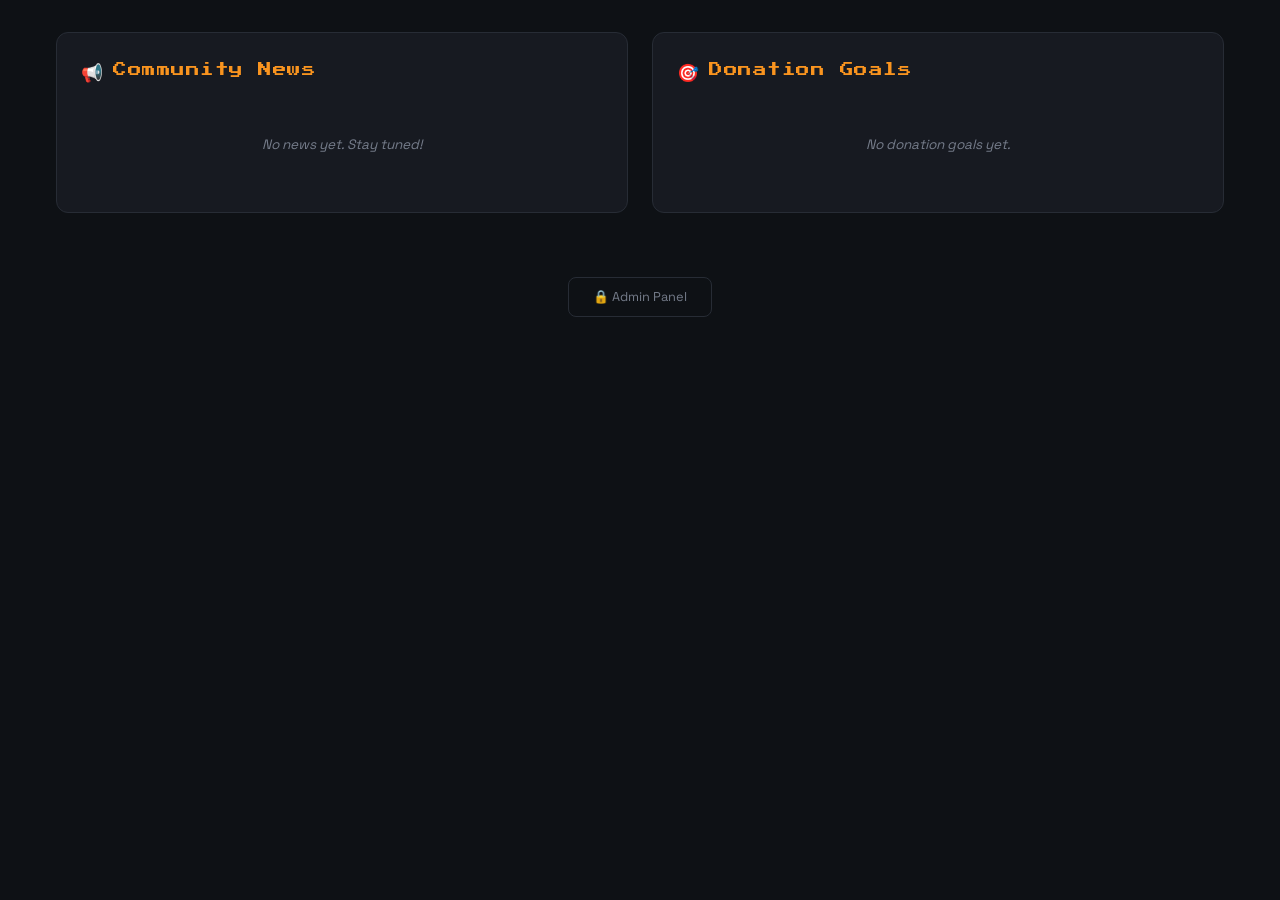
<file: web-panel/pizzapasta.html>
<!doctype html>
<html lang="en">
  <head>
    <meta charset="UTF-8" />
    <meta name="viewport" content="width=device-width, initial-scale=1.0" />
    <title>Pizza Pasta SMP - Minecraft Server</title>
    <meta name="description" content="Join Pizza Pasta SMP, an epic Minecraft survival multiplayer server. Connect at 140.228.72.145">
    <meta name="author" content="Lovable" />
    <meta property="og:type" content="website" />
    <meta property="og:image" content="https://pub-bb2e103a32db4e198524a2e9ed8f35b4.r2.dev/072d5d8f-cc46-4da2-8a3b-f95edd50f560/id-preview-95f67f36--62053b47-7630-4c0a-9314-0201fa9dc836.lovable.app-1774458502606.png">
    <meta name="twitter:card" content="summary_large_image" />
    <meta name="twitter:site" content="@Lovable" />
    <meta name="twitter:image" content="https://pub-bb2e103a32db4e198524a2e9ed8f35b4.r2.dev/072d5d8f-cc46-4da2-8a3b-f95edd50f560/id-preview-95f67f36--62053b47-7630-4c0a-9314-0201fa9dc836.lovable.app-1774458502606.png">
    <meta property="og:title" content="Pizza Pasta SMP - Minecraft Server">
    <meta name="twitter:title" content="Pizza Pasta SMP - Minecraft Server">
    <meta property="og:description" content="Join Pizza Pasta SMP, an epic Minecraft survival multiplayer server. Connect at 140.228.72.145">
    <meta name="twitter:description" content="Join Pizza Pasta SMP, an epic Minecraft survival multiplayer server. Connect at 140.228.72.145">
    <script type="module" crossorigin src="assets/index-DNAwsM2X.js"></script>
    <link rel="stylesheet" crossorigin href="assets/index-DRGKavOA.css">
    <style>
      /* ===== Community & Donation sections - matches Lovable theme ===== */
      .pp-container {
        max-width: 1200px;
        margin: 0 auto;
        padding: 2rem 1rem 4rem;
        display: grid;
        grid-template-columns: 1fr 1fr;
        gap: 1.5rem;
      }
      @media (max-width: 768px) {
        .pp-container { grid-template-columns: 1fr; }
      }

      .pp-section {
        padding: 1.5rem;
        background: hsl(220 18% 11%);
        border: 1px solid hsl(220 15% 18%);
        border-radius: 0.75rem;
        color: hsl(40 15% 93%);
        font-family: 'Space Grotesk', sans-serif;
      }
      .pp-section h2 {
        margin: 0 0 1.25rem;
        color: hsl(32 95% 55%);
        font-family: 'Press Start 2P', cursive;
        font-size: 0.85rem;
        letter-spacing: 0.5px;
        display: flex;
        align-items: center;
        gap: 0.6rem;
      }
      .pp-section h2 .pp-icon {
        font-size: 1.1rem;
      }

      /* News items */
      .pp-news-item {
        background: hsl(220 20% 7%);
        border: 1px solid hsl(220 15% 18%);
        border-left: 3px solid hsl(32 95% 55%);
        padding: 1rem 1.25rem;
        margin-bottom: 0.75rem;
        border-radius: 0.5rem;
        transition: border-color 0.2s;
      }
      .pp-news-item:hover {
        border-left-color: hsl(160 70% 45%);
      }
      .pp-news-date {
        font-size: 0.7rem;
        color: hsl(220 8% 50%);
        margin-bottom: 0.3rem;
        text-transform: uppercase;
        letter-spacing: 0.5px;
      }
      .pp-news-title {
        font-weight: 600;
        color: hsl(40 15% 93%);
        margin-bottom: 0.3rem;
        font-size: 0.95rem;
      }
      .pp-news-body {
        font-size: 0.85rem;
        color: hsl(220 8% 50%);
        line-height: 1.5;
      }
      .pp-empty {
        color: hsl(220 8% 50%);
        font-style: italic;
        text-align: center;
        padding: 2rem 1rem;
        font-size: 0.85rem;
      }

      /* Donation goals */
      .pp-goal {
        background: hsl(220 20% 7%);
        border: 1px solid hsl(220 15% 18%);
        padding: 1rem 1.25rem;
        margin-bottom: 0.75rem;
        border-radius: 0.5rem;
      }
      .pp-goal-header {
        display: flex;
        justify-content: space-between;
        align-items: baseline;
        margin-bottom: 0.6rem;
        flex-wrap: wrap;
        gap: 0.3rem;
      }
      .pp-goal-name {
        font-weight: 600;
        color: hsl(40 15% 93%);
        font-size: 0.95rem;
      }
      .pp-goal-amount {
        color: hsl(160 70% 45%);
        font-weight: 700;
        font-size: 0.85rem;
      }
      .pp-goal-bar-bg {
        background: hsl(220 15% 15%);
        border-radius: 9999px;
        height: 10px;
        overflow: hidden;
      }
      .pp-goal-bar-fill {
        height: 100%;
        background: linear-gradient(90deg, hsl(32 95% 55%), hsl(160 70% 45%));
        border-radius: 9999px;
        transition: width 0.6s cubic-bezier(0.16, 1, 0.3, 1);
      }
      .pp-goal-desc {
        font-size: 0.75rem;
        color: hsl(220 8% 50%);
        margin-top: 0.5rem;
      }

      /* Admin toggle */
      .pp-admin-wrap {
        max-width: 1200px;
        margin: 0 auto;
        padding: 0 1rem 3rem;
        text-align: center;
      }
      .pp-admin-toggle {
        display: inline-flex;
        align-items: center;
        gap: 0.5rem;
        padding: 0.6rem 1.5rem;
        background: transparent;
        color: hsl(220 8% 50%);
        border: 1px solid hsl(220 15% 18%);
        border-radius: 0.5rem;
        cursor: pointer;
        font-size: 0.8rem;
        font-family: 'Space Grotesk', sans-serif;
        transition: all 0.2s;
      }
      .pp-admin-toggle:hover {
        background: hsl(32 95% 55% / 0.1);
        border-color: hsl(32 95% 55% / 0.3);
        color: hsl(32 95% 55%);
      }

      /* Admin panel */
      .pp-admin-panel {
        display: none;
        max-width: 1200px;
        margin: 0 auto 3rem;
        padding: 1.5rem;
        background: hsl(220 18% 11%);
        border: 1px solid hsl(32 95% 55% / 0.3);
        border-radius: 0.75rem;
        color: hsl(40 15% 93%);
        font-family: 'Space Grotesk', sans-serif;
      }
      .pp-admin-panel.open { display: block; }
      .pp-admin-panel h3 {
        color: hsl(32 95% 55%);
        font-family: 'Press Start 2P', cursive;
        font-size: 0.7rem;
        margin: 0 0 1rem;
        letter-spacing: 0.5px;
      }
      .pp-admin-panel h4 {
        color: hsl(220 8% 50%);
        font-size: 0.8rem;
        margin: 1.25rem 0 0.5rem;
      }
      .pp-admin-panel label {
        display: block;
        margin-bottom: 0.3rem;
        font-size: 0.8rem;
        color: hsl(220 8% 50%);
      }
      .pp-admin-panel input,
      .pp-admin-panel textarea {
        width: 100%;
        padding: 0.6rem 0.75rem;
        margin-bottom: 0.75rem;
        background: hsl(220 20% 7%);
        border: 1px solid hsl(220 15% 18%);
        border-radius: 0.5rem;
        color: hsl(40 15% 93%);
        font-family: 'Space Grotesk', sans-serif;
        font-size: 0.85rem;
        box-sizing: border-box;
        transition: border-color 0.2s;
      }
      .pp-admin-panel input:focus,
      .pp-admin-panel textarea:focus {
        outline: none;
        border-color: hsl(32 95% 55%);
      }
      .pp-admin-panel textarea { resize: vertical; min-height: 70px; }
      .pp-admin-panel .pp-btn {
        display: inline-flex;
        align-items: center;
        gap: 0.4rem;
        padding: 0.5rem 1.2rem;
        background: hsl(32 95% 55%);
        color: hsl(220 20% 7%);
        border: none;
        border-radius: 0.5rem;
        cursor: pointer;
        font-weight: 600;
        font-size: 0.85rem;
        font-family: 'Space Grotesk', sans-serif;
        transition: background 0.2s;
      }
      .pp-admin-panel .pp-btn:hover { background: hsl(32 95% 48%); }
      .pp-admin-panel .pp-btn-danger {
        background: hsl(0 84% 60%);
        color: #fff;
      }
      .pp-admin-panel .pp-btn-danger:hover { background: hsl(0 84% 50%); }
      .pp-admin-panel .pp-btn-sm {
        padding: 0.3rem 0.7rem;
        font-size: 0.75rem;
      }
      .pp-admin-panel .pp-btn-info {
        background: hsl(210 70% 50%);
        color: #fff;
      }
      .pp-admin-panel .pp-btn-info:hover { background: hsl(210 70% 42%); }
      .pp-admin-panel hr {
        border: none;
        border-top: 1px solid hsl(220 15% 18%);
        margin: 1.5rem 0;
      }
      .pp-admin-list-item {
        display: flex;
        justify-content: space-between;
        align-items: center;
        padding: 0.6rem 0.75rem;
        background: hsl(220 20% 7%);
        border: 1px solid hsl(220 15% 18%);
        border-radius: 0.5rem;
        margin-bottom: 0.5rem;
        font-size: 0.8rem;
      }
      .pp-lock-overlay {
        text-align: center;
        padding: 2rem;
      }
      .pp-lock-overlay input {
        max-width: 280px;
        margin: 0 auto 1rem;
        display: block;
        text-align: center;
      }
      .pp-secure-badge {
        display: inline-flex;
        align-items: center;
        gap: 0.3rem;
        font-size: 0.65rem;
        color: hsl(160 70% 45%);
        padding: 0.2rem 0.6rem;
        background: hsl(160 70% 45% / 0.1);
        border: 1px solid hsl(160 70% 45% / 0.2);
        border-radius: 9999px;
        letter-spacing: 0.3px;
      }
      .pp-admin-grid {
        display: grid;
        grid-template-columns: 1fr 1fr;
        gap: 1.5rem;
      }
      @media (max-width: 768px) {
        .pp-admin-grid { grid-template-columns: 1fr; }
      }
    </style>
  </head>
  <body>
    <div id="root"></div>

    <!-- Injected sections - will be moved inside React app's page via JS -->
    <div id="pp-injected" style="display:none;">
      <div class="pp-container">
        <!-- Community News -->
        <section class="pp-section" id="pp-news-section">
          <h2><span class="pp-icon">&#x1F4E2;</span> Community News</h2>
          <div id="pp-news-list"></div>
        </section>

        <!-- Donation Goals -->
        <section class="pp-section" id="pp-goals-section">
          <h2><span class="pp-icon">&#x1F3AF;</span> Donation Goals</h2>
          <div id="pp-goals-list"></div>
        </section>
      </div>

      <!-- Admin -->
      <div class="pp-admin-wrap">
        <button class="pp-admin-toggle" id="pp-admin-btn">&#x1F512; Admin Panel</button>
      </div>

      <div class="pp-admin-panel" id="pp-admin-panel" style="margin-left:1rem;margin-right:1rem;">
        <div class="pp-lock-overlay" id="pp-lock">
          <h3>&#x1F510; Admin Login</h3>
          <input type="password" id="pp-admin-pw" placeholder="Enter admin password" />
          <button class="pp-btn" id="pp-admin-login-btn">Unlock</button>
          <p style="margin-top:1rem;">
            <span class="pp-secure-badge">&#x1F6E1; AES-256-GCM Encrypted</span>
          </p>
        </div>

        <div id="pp-admin-content" style="display:none;">
          <div class="pp-admin-grid">
            <div>
              <h3>&#x1F4F0; Post News</h3>
              <label for="pp-news-title-in">Title</label>
              <input type="text" id="pp-news-title-in" placeholder="e.g. New map expansion!" />
              <label for="pp-news-body-in">Content</label>
              <textarea id="pp-news-body-in" placeholder="Write the news post..."></textarea>
              <button class="pp-btn" id="pp-news-add-btn">Post News</button>
              <h4>Existing News</h4>
              <div id="pp-admin-news-list"></div>
            </div>

            <div>
              <h3>&#x1F4B0; Add Goal</h3>
              <label for="pp-goal-name-in">Goal Name</label>
              <input type="text" id="pp-goal-name-in" placeholder="e.g. New server hardware" />
              <label for="pp-goal-desc-in">Description</label>
              <input type="text" id="pp-goal-desc-in" placeholder="Short description..." />
              <label for="pp-goal-target-in">Target ($)</label>
              <input type="number" id="pp-goal-target-in" placeholder="100" min="1" />
              <label for="pp-goal-current-in">Current ($)</label>
              <input type="number" id="pp-goal-current-in" placeholder="0" min="0" />
              <button class="pp-btn" id="pp-goal-add-btn">Add Goal</button>
              <h4>Existing Goals</h4>
              <div id="pp-admin-goals-list"></div>
            </div>
          </div>
          <hr />
          <button class="pp-btn pp-btn-danger" id="pp-admin-logout-btn">&#x1F512; Lock Panel</button>
          <span class="pp-secure-badge" style="margin-left:0.75rem;">&#x1F6E1; All data encrypted with AES-256-GCM</span>
        </div>
      </div>
    </div>

    <script>
    (function() {
      'use strict';

      // --- Inject sections into the React app's rendered page ---
      function injectSections() {
        const injected = document.getElementById('pp-injected');
        if (!injected) return;

        // Find the React app's main content area (footer or last section)
        const root = document.getElementById('root');
        if (root && root.children.length > 0) {
          // Find footer or append before it
          const footer = root.querySelector('footer');
          if (footer) {
            footer.parentNode.insertBefore(injected, footer);
          } else {
            root.appendChild(injected);
          }
          injected.style.display = '';
          return true;
        }
        return false;
      }

      // Wait for React to render, then inject
      let attempts = 0;
      const injector = setInterval(() => {
        if (injectSections() || ++attempts > 50) {
          clearInterval(injector);
          // Fallback: just show it where it is
          if (attempts > 50) {
            document.getElementById('pp-injected').style.display = '';
          }
        }
      }, 100);

      // --- Crypto helpers (AES-256-GCM via Web Crypto API) ---
      const SALT = new Uint8Array([112,105,122,122,97,112,97,115,116,97,115,109,112,50,48,50,54]);

      async function deriveKey(password) {
        const enc = new TextEncoder();
        const keyMaterial = await crypto.subtle.importKey(
          'raw', enc.encode(password), 'PBKDF2', false, ['deriveKey']
        );
        return crypto.subtle.deriveKey(
          { name: 'PBKDF2', salt: SALT, iterations: 100000, hash: 'SHA-256' },
          keyMaterial,
          { name: 'AES-GCM', length: 256 },
          false,
          ['encrypt', 'decrypt']
        );
      }

      async function encrypt(data, password) {
        const key = await deriveKey(password);
        const iv = crypto.getRandomValues(new Uint8Array(12));
        const enc = new TextEncoder();
        const ciphertext = await crypto.subtle.encrypt(
          { name: 'AES-GCM', iv }, key, enc.encode(JSON.stringify(data))
        );
        return JSON.stringify({
          iv: Array.from(iv),
          ct: Array.from(new Uint8Array(ciphertext))
        });
      }

      async function decrypt(stored, password) {
        const key = await deriveKey(password);
        const { iv, ct } = JSON.parse(stored);
        const plaintext = await crypto.subtle.decrypt(
          { name: 'AES-GCM', iv: new Uint8Array(iv) },
          key,
          new Uint8Array(ct)
        );
        return JSON.parse(new TextDecoder().decode(plaintext));
      }

      // --- Storage ---
      const STORAGE_KEY = 'pp_smp_data';
      let adminPassword = null;

      function getDefaultData() {
        return { news: [], goals: [] };
      }

      async function loadData() {
        const stored = localStorage.getItem(STORAGE_KEY);
        if (!stored || !adminPassword) return getDefaultData();
        try {
          return await decrypt(stored, adminPassword);
        } catch {
          return getDefaultData();
        }
      }

      async function saveData(data) {
        if (!adminPassword) return;
        const encrypted = await encrypt(data, adminPassword);
        localStorage.setItem(STORAGE_KEY, encrypted);
      }

      async function loadPublicData() {
        const publicStored = localStorage.getItem(STORAGE_KEY + '_public');
        if (publicStored) {
          try { return JSON.parse(publicStored); } catch { return getDefaultData(); }
        }
        return getDefaultData();
      }

      async function savePublicCopy(data) {
        localStorage.setItem(STORAGE_KEY + '_public', JSON.stringify(data));
      }

      // --- Render ---
      function escapeHtml(str) {
        const div = document.createElement('div');
        div.textContent = str;
        return div.innerHTML;
      }

      function renderNews(news) {
        const list = document.getElementById('pp-news-list');
        if (!list) return;
        if (!news.length) {
          list.innerHTML = '<div class="pp-empty">No news yet. Stay tuned!</div>';
          return;
        }
        list.innerHTML = news.map(n => `
          <div class="pp-news-item">
            <div class="pp-news-date">${new Date(n.date).toLocaleDateString('en-US', { year:'numeric', month:'long', day:'numeric' })}</div>
            <div class="pp-news-title">${escapeHtml(n.title)}</div>
            <div class="pp-news-body">${escapeHtml(n.body)}</div>
          </div>
        `).join('');
      }

      function renderGoals(goals) {
        const list = document.getElementById('pp-goals-list');
        if (!list) return;
        if (!goals.length) {
          list.innerHTML = '<div class="pp-empty">No donation goals yet.</div>';
          return;
        }
        list.innerHTML = goals.map(g => {
          const pct = Math.min(100, Math.round((g.current / g.target) * 100));
          return `
            <div class="pp-goal">
              <div class="pp-goal-header">
                <span class="pp-goal-name">${escapeHtml(g.name)}</span>
                <span class="pp-goal-amount">$${g.current} / $${g.target} (${pct}%)</span>
              </div>
              <div class="pp-goal-bar-bg">
                <div class="pp-goal-bar-fill" style="width:${pct}%"></div>
              </div>
              ${g.desc ? `<div class="pp-goal-desc">${escapeHtml(g.desc)}</div>` : ''}
            </div>
          `;
        }).join('');
      }

      function renderAdminNews(news) {
        const list = document.getElementById('pp-admin-news-list');
        if (!list) return;
        if (!news.length) { list.innerHTML = '<div style="color:hsl(220 8% 50%);font-size:0.8rem;">No news posts yet.</div>'; return; }
        list.innerHTML = news.map((n, i) => `
          <div class="pp-admin-list-item">
            <span>${escapeHtml(n.title)} <span style="color:hsl(220 8% 50%);">(${new Date(n.date).toLocaleDateString()})</span></span>
            <button class="pp-btn pp-btn-danger pp-btn-sm" data-del-news="${i}">Delete</button>
          </div>
        `).join('');
        list.querySelectorAll('[data-del-news]').forEach(btn => {
          btn.addEventListener('click', async () => {
            const idx = parseInt(btn.dataset.delNews);
            const data = await loadData();
            data.news.splice(idx, 1);
            await saveData(data);
            await savePublicCopy(data);
            renderAll(data);
          });
        });
      }

      function renderAdminGoals(goals) {
        const list = document.getElementById('pp-admin-goals-list');
        if (!list) return;
        if (!goals.length) { list.innerHTML = '<div style="color:hsl(220 8% 50%);font-size:0.8rem;">No goals yet.</div>'; return; }
        list.innerHTML = goals.map((g, i) => `
          <div class="pp-admin-list-item">
            <span>${escapeHtml(g.name)} — $${g.current}/$${g.target}</span>
            <span style="display:flex;gap:0.3rem;">
              <button class="pp-btn pp-btn-info pp-btn-sm" data-edit-goal="${i}">Update $</button>
              <button class="pp-btn pp-btn-danger pp-btn-sm" data-del-goal="${i}">Delete</button>
            </span>
          </div>
        `).join('');
        list.querySelectorAll('[data-del-goal]').forEach(btn => {
          btn.addEventListener('click', async () => {
            const idx = parseInt(btn.dataset.delGoal);
            const data = await loadData();
            data.goals.splice(idx, 1);
            await saveData(data);
            await savePublicCopy(data);
            renderAll(data);
          });
        });
        list.querySelectorAll('[data-edit-goal]').forEach(btn => {
          btn.addEventListener('click', async () => {
            const idx = parseInt(btn.dataset.editGoal);
            const data = await loadData();
            const newAmount = prompt('Enter new current amount ($):', data.goals[idx].current);
            if (newAmount !== null && !isNaN(parseFloat(newAmount))) {
              data.goals[idx].current = parseFloat(newAmount);
              await saveData(data);
              await savePublicCopy(data);
              renderAll(data);
            }
          });
        });
      }

      function renderAll(data) {
        renderNews(data.news);
        renderGoals(data.goals);
        if (adminPassword) {
          renderAdminNews(data.news);
          renderAdminGoals(data.goals);
        }
      }

      // --- Init ---
      async function init() {
        const data = await loadPublicData();
        renderNews(data.news);
        renderGoals(data.goals);

        document.getElementById('pp-admin-btn').addEventListener('click', () => {
          document.getElementById('pp-admin-panel').classList.toggle('open');
        });

        document.getElementById('pp-admin-login-btn').addEventListener('click', async () => {
          const pw = document.getElementById('pp-admin-pw').value;
          if (!pw) return;
          adminPassword = pw;
          const data = await loadData();
          const stored = localStorage.getItem(STORAGE_KEY);
          if (!stored) {
            await saveData(data);
            await savePublicCopy(data);
          }
          document.getElementById('pp-lock').style.display = 'none';
          document.getElementById('pp-admin-content').style.display = 'block';
          renderAll(data);
        });

        document.getElementById('pp-admin-logout-btn').addEventListener('click', () => {
          adminPassword = null;
          document.getElementById('pp-lock').style.display = '';
          document.getElementById('pp-admin-content').style.display = 'none';
          document.getElementById('pp-admin-pw').value = '';
          document.getElementById('pp-admin-panel').classList.remove('open');
        });

        document.getElementById('pp-news-add-btn').addEventListener('click', async () => {
          const title = document.getElementById('pp-news-title-in').value.trim();
          const body = document.getElementById('pp-news-body-in').value.trim();
          if (!title || !body) return;
          const data = await loadData();
          data.news.unshift({ title, body, date: new Date().toISOString() });
          await saveData(data);
          await savePublicCopy(data);
          renderAll(data);
          document.getElementById('pp-news-title-in').value = '';
          document.getElementById('pp-news-body-in').value = '';
        });

        document.getElementById('pp-goal-add-btn').addEventListener('click', async () => {
          const name = document.getElementById('pp-goal-name-in').value.trim();
          const desc = document.getElementById('pp-goal-desc-in').value.trim();
          const target = parseFloat(document.getElementById('pp-goal-target-in').value);
          const current = parseFloat(document.getElementById('pp-goal-current-in').value) || 0;
          if (!name || !target || target <= 0) return;
          const data = await loadData();
          data.goals.push({ name, desc, target, current });
          await saveData(data);
          await savePublicCopy(data);
          renderAll(data);
          document.getElementById('pp-goal-name-in').value = '';
          document.getElementById('pp-goal-desc-in').value = '';
          document.getElementById('pp-goal-target-in').value = '';
          document.getElementById('pp-goal-current-in').value = '';
        });
      }

      init();
    })();
    </script>
  </body>
</html>
</file>
<file: web-panel/assets/index-DRGKavOA.css>
@import"https://fonts.googleapis.com/css2?family=Press+Start+2P&family=Space+Grotesk:wght@400;500;600;700&display=swap";*,:before,:after{--tw-border-spacing-x: 0;--tw-border-spacing-y: 0;--tw-translate-x: 0;--tw-translate-y: 0;--tw-rotate: 0;--tw-skew-x: 0;--tw-skew-y: 0;--tw-scale-x: 1;--tw-scale-y: 1;--tw-pan-x: ;--tw-pan-y: ;--tw-pinch-zoom: ;--tw-scroll-snap-strictness: proximity;--tw-gradient-from-position: ;--tw-gradient-via-position: ;--tw-gradient-to-position: ;--tw-ordinal: ;--tw-slashed-zero: ;--tw-numeric-figure: ;--tw-numeric-spacing: ;--tw-numeric-fraction: ;--tw-ring-inset: ;--tw-ring-offset-width: 0px;--tw-ring-offset-color: #fff;--tw-ring-color: rgb(59 130 246 / .5);--tw-ring-offset-shadow: 0 0 #0000;--tw-ring-shadow: 0 0 #0000;--tw-shadow: 0 0 #0000;--tw-shadow-colored: 0 0 #0000;--tw-blur: ;--tw-brightness: ;--tw-contrast: ;--tw-grayscale: ;--tw-hue-rotate: ;--tw-invert: ;--tw-saturate: ;--tw-sepia: ;--tw-drop-shadow: ;--tw-backdrop-blur: ;--tw-backdrop-brightness: ;--tw-backdrop-contrast: ;--tw-backdrop-grayscale: ;--tw-backdrop-hue-rotate: ;--tw-backdrop-invert: ;--tw-backdrop-opacity: ;--tw-backdrop-saturate: ;--tw-backdrop-sepia: ;--tw-contain-size: ;--tw-contain-layout: ;--tw-contain-paint: ;--tw-contain-style: }::backdrop{--tw-border-spacing-x: 0;--tw-border-spacing-y: 0;--tw-translate-x: 0;--tw-translate-y: 0;--tw-rotate: 0;--tw-skew-x: 0;--tw-skew-y: 0;--tw-scale-x: 1;--tw-scale-y: 1;--tw-pan-x: ;--tw-pan-y: ;--tw-pinch-zoom: ;--tw-scroll-snap-strictness: proximity;--tw-gradient-from-position: ;--tw-gradient-via-position: ;--tw-gradient-to-position: ;--tw-ordinal: ;--tw-slashed-zero: ;--tw-numeric-figure: ;--tw-numeric-spacing: ;--tw-numeric-fraction: ;--tw-ring-inset: ;--tw-ring-offset-width: 0px;--tw-ring-offset-color: #fff;--tw-ring-color: rgb(59 130 246 / .5);--tw-ring-offset-shadow: 0 0 #0000;--tw-ring-shadow: 0 0 #0000;--tw-shadow: 0 0 #0000;--tw-shadow-colored: 0 0 #0000;--tw-blur: ;--tw-brightness: ;--tw-contrast: ;--tw-grayscale: ;--tw-hue-rotate: ;--tw-invert: ;--tw-saturate: ;--tw-sepia: ;--tw-drop-shadow: ;--tw-backdrop-blur: ;--tw-backdrop-brightness: ;--tw-backdrop-contrast: ;--tw-backdrop-grayscale: ;--tw-backdrop-hue-rotate: ;--tw-backdrop-invert: ;--tw-backdrop-opacity: ;--tw-backdrop-saturate: ;--tw-backdrop-sepia: ;--tw-contain-size: ;--tw-contain-layout: ;--tw-contain-paint: ;--tw-contain-style: }*,:before,:after{box-sizing:border-box;border-width:0;border-style:solid;border-color:#e5e7eb}:before,:after{--tw-content: ""}html,:host{line-height:1.5;-webkit-text-size-adjust:100%;-moz-tab-size:4;-o-tab-size:4;tab-size:4;font-family:ui-sans-serif,system-ui,sans-serif,"Apple Color Emoji","Segoe UI Emoji",Segoe UI Symbol,"Noto Color Emoji";font-feature-settings:normal;font-variation-settings:normal;-webkit-tap-highlight-color:transparent}body{margin:0;line-height:inherit}hr{height:0;color:inherit;border-top-width:1px}abbr:where([title]){-webkit-text-decoration:underline dotted;text-decoration:underline dotted}h1,h2,h3,h4,h5,h6{font-size:inherit;font-weight:inherit}a{color:inherit;text-decoration:inherit}b,strong{font-weight:bolder}code,kbd,samp,pre{font-family:ui-monospace,SFMono-Regular,Menlo,Monaco,Consolas,Liberation Mono,Courier New,monospace;font-feature-settings:normal;font-variation-settings:normal;font-size:1em}small{font-size:80%}sub,sup{font-size:75%;line-height:0;position:relative;vertical-align:baseline}sub{bottom:-.25em}sup{top:-.5em}table{text-indent:0;border-color:inherit;border-collapse:collapse}button,input,optgroup,select,textarea{font-family:inherit;font-feature-settings:inherit;font-variation-settings:inherit;font-size:100%;font-weight:inherit;line-height:inherit;letter-spacing:inherit;color:inherit;margin:0;padding:0}button,select{text-transform:none}button,input:where([type=button]),input:where([type=reset]),input:where([type=submit]){-webkit-appearance:button;background-color:transparent;background-image:none}:-moz-focusring{outline:auto}:-moz-ui-invalid{box-shadow:none}progress{vertical-align:baseline}::-webkit-inner-spin-button,::-webkit-outer-spin-button{height:auto}[type=search]{-webkit-appearance:textfield;outline-offset:-2px}::-webkit-search-decoration{-webkit-appearance:none}::-webkit-file-upload-button{-webkit-appearance:button;font:inherit}summary{display:list-item}blockquote,dl,dd,h1,h2,h3,h4,h5,h6,hr,figure,p,pre{margin:0}fieldset{margin:0;padding:0}legend{padding:0}ol,ul,menu{list-style:none;margin:0;padding:0}dialog{padding:0}textarea{resize:vertical}input::-moz-placeholder,textarea::-moz-placeholder{opacity:1;color:#9ca3af}input::placeholder,textarea::placeholder{opacity:1;color:#9ca3af}button,[role=button]{cursor:pointer}:disabled{cursor:default}img,svg,video,canvas,audio,iframe,embed,object{display:block;vertical-align:middle}img,video{max-width:100%;height:auto}[hidden]:where(:not([hidden=until-found])){display:none}:root{--background: 220 20% 7%;--foreground: 40 15% 93%;--card: 220 18% 11%;--card-foreground: 40 15% 93%;--popover: 220 18% 11%;--popover-foreground: 40 15% 93%;--primary: 32 95% 55%;--primary-foreground: 220 20% 7%;--secondary: 280 65% 55%;--secondary-foreground: 40 15% 93%;--muted: 220 15% 15%;--muted-foreground: 220 8% 50%;--accent: 160 70% 45%;--accent-foreground: 220 20% 7%;--destructive: 0 84.2% 60.2%;--destructive-foreground: 210 40% 98%;--border: 220 15% 18%;--input: 220 15% 18%;--ring: 32 95% 55%;--radius: .625rem;--color-pink: 340 80% 60%;--color-cyan: 190 85% 50%;--color-lime: 95 75% 50%;--glow-primary: 0 0 30px hsl(32 95% 55% / .25);--glow-pink: 0 0 25px hsl(340 80% 60% / .2);--glow-cyan: 0 0 25px hsl(190 85% 50% / .2);--font-display: "Press Start 2P", cursive;--font-body: "Space Grotesk", sans-serif}*{border-color:hsl(var(--border))}body{background-color:hsl(var(--background));color:hsl(var(--foreground));font-family:var(--font-body)}h1,h2,h3{font-family:var(--font-display)}.sr-only{position:absolute;width:1px;height:1px;padding:0;margin:-1px;overflow:hidden;clip:rect(0,0,0,0);white-space:nowrap;border-width:0}.pointer-events-none{pointer-events:none}.pointer-events-auto{pointer-events:auto}.visible{visibility:visible}.invisible{visibility:hidden}.fixed{position:fixed}.absolute{position:absolute}.relative{position:relative}.sticky{position:sticky}.inset-0{top:0;right:0;bottom:0;left:0}.inset-x-0{left:0;right:0}.inset-y-0{top:0;bottom:0}.-bottom-12{bottom:-3rem}.-left-12{left:-3rem}.-right-12{right:-3rem}.-top-12{top:-3rem}.bottom-0{bottom:0}.left-0{left:0}.left-1{left:.25rem}.left-1\/2{left:50%}.left-1\/4{left:25%}.left-2{left:.5rem}.left-\[50\%\]{left:50%}.right-0{right:0}.right-1{right:.25rem}.right-2{right:.5rem}.right-3{right:.75rem}.right-4{right:1rem}.top-0{top:0}.top-1\.5{top:.375rem}.top-1\/2{top:50%}.top-2{top:.5rem}.top-3\.5{top:.875rem}.top-4{top:1rem}.top-\[1px\]{top:1px}.top-\[50\%\]{top:50%}.top-\[60\%\]{top:60%}.top-full{top:100%}.z-10{z-index:10}.z-20{z-index:20}.z-40{z-index:40}.z-50{z-index:50}.z-\[100\]{z-index:100}.z-\[1\]{z-index:1}.-mx-1{margin-left:-.25rem;margin-right:-.25rem}.mx-2{margin-left:.5rem;margin-right:.5rem}.mx-3\.5{margin-left:.875rem;margin-right:.875rem}.mx-auto{margin-left:auto;margin-right:auto}.my-0\.5{margin-top:.125rem;margin-bottom:.125rem}.my-1{margin-top:.25rem;margin-bottom:.25rem}.-ml-4{margin-left:-1rem}.-mt-4{margin-top:-1rem}.mb-1{margin-bottom:.25rem}.mb-10{margin-bottom:2.5rem}.mb-16{margin-bottom:4rem}.mb-2{margin-bottom:.5rem}.mb-3{margin-bottom:.75rem}.mb-4{margin-bottom:1rem}.mb-6{margin-bottom:1.5rem}.mb-8{margin-bottom:2rem}.ml-1{margin-left:.25rem}.ml-auto{margin-left:auto}.mr-2{margin-right:.5rem}.mt-1\.5{margin-top:.375rem}.mt-2{margin-top:.5rem}.mt-24{margin-top:6rem}.mt-3{margin-top:.75rem}.mt-4{margin-top:1rem}.mt-auto{margin-top:auto}.block{display:block}.flex{display:flex}.inline-flex{display:inline-flex}.table{display:table}.grid{display:grid}.hidden{display:none}.aspect-square{aspect-ratio:1 / 1}.aspect-video{aspect-ratio:16 / 9}.size-4{width:1rem;height:1rem}.h-1\.5{height:.375rem}.h-10{height:2.5rem}.h-11{height:2.75rem}.h-12{height:3rem}.h-14{height:3.5rem}.h-2{height:.5rem}.h-2\.5{height:.625rem}.h-3{height:.75rem}.h-3\.5{height:.875rem}.h-4{height:1rem}.h-5{height:1.25rem}.h-6{height:1.5rem}.h-7{height:1.75rem}.h-8{height:2rem}.h-9{height:2.25rem}.h-96{height:24rem}.h-\[1px\]{height:1px}.h-\[var\(--radix-navigation-menu-viewport-height\)\]{height:var(--radix-navigation-menu-viewport-height)}.h-\[var\(--radix-select-trigger-height\)\]{height:var(--radix-select-trigger-height)}.h-auto{height:auto}.h-full{height:100%}.h-px{height:1px}.h-svh{height:100svh}.max-h-96{max-height:24rem}.max-h-\[300px\]{max-height:300px}.max-h-screen{max-height:100vh}.min-h-0{min-height:0px}.min-h-\[80px\]{min-height:80px}.min-h-screen{min-height:100vh}.min-h-svh{min-height:100svh}.w-0{width:0px}.w-1{width:.25rem}.w-10{width:2.5rem}.w-11{width:2.75rem}.w-2{width:.5rem}.w-2\.5{width:.625rem}.w-3{width:.75rem}.w-3\.5{width:.875rem}.w-3\/4{width:75%}.w-4{width:1rem}.w-5{width:1.25rem}.w-64{width:16rem}.w-7{width:1.75rem}.w-72{width:18rem}.w-8{width:2rem}.w-9{width:2.25rem}.w-96{width:24rem}.w-\[--sidebar-width\]{width:var(--sidebar-width)}.w-\[100px\]{width:100px}.w-\[1px\]{width:1px}.w-auto{width:auto}.w-full{width:100%}.w-max{width:-moz-max-content;width:max-content}.w-px{width:1px}.min-w-0{min-width:0px}.min-w-5{min-width:1.25rem}.min-w-\[12rem\]{min-width:12rem}.min-w-\[8rem\]{min-width:8rem}.min-w-\[var\(--radix-select-trigger-width\)\]{min-width:var(--radix-select-trigger-width)}.max-w-2xl{max-width:42rem}.max-w-4xl{max-width:56rem}.max-w-5xl{max-width:64rem}.max-w-6xl{max-width:72rem}.max-w-\[--skeleton-width\]{max-width:var(--skeleton-width)}.max-w-\[120px\]{max-width:120px}.max-w-lg{max-width:32rem}.max-w-max{max-width:-moz-max-content;max-width:max-content}.max-w-sm{max-width:24rem}.flex-1{flex:1 1 0%}.shrink-0{flex-shrink:0}.grow{flex-grow:1}.grow-0{flex-grow:0}.basis-full{flex-basis:100%}.caption-bottom{caption-side:bottom}.border-collapse{border-collapse:collapse}.-translate-x-1\/2{--tw-translate-x: -50%;transform:translate(var(--tw-translate-x),var(--tw-translate-y)) rotate(var(--tw-rotate)) skew(var(--tw-skew-x)) skewY(var(--tw-skew-y)) scaleX(var(--tw-scale-x)) scaleY(var(--tw-scale-y))}.-translate-x-px{--tw-translate-x: -1px;transform:translate(var(--tw-translate-x),var(--tw-translate-y)) rotate(var(--tw-rotate)) skew(var(--tw-skew-x)) skewY(var(--tw-skew-y)) scaleX(var(--tw-scale-x)) scaleY(var(--tw-scale-y))}.-translate-y-1\/2{--tw-translate-y: -50%;transform:translate(var(--tw-translate-x),var(--tw-translate-y)) rotate(var(--tw-rotate)) skew(var(--tw-skew-x)) skewY(var(--tw-skew-y)) scaleX(var(--tw-scale-x)) scaleY(var(--tw-scale-y))}.translate-x-\[-50\%\]{--tw-translate-x: -50%;transform:translate(var(--tw-translate-x),var(--tw-translate-y)) rotate(var(--tw-rotate)) skew(var(--tw-skew-x)) skewY(var(--tw-skew-y)) scaleX(var(--tw-scale-x)) scaleY(var(--tw-scale-y))}.translate-x-px{--tw-translate-x: 1px;transform:translate(var(--tw-translate-x),var(--tw-translate-y)) rotate(var(--tw-rotate)) skew(var(--tw-skew-x)) skewY(var(--tw-skew-y)) scaleX(var(--tw-scale-x)) scaleY(var(--tw-scale-y))}.translate-y-\[-50\%\]{--tw-translate-y: -50%;transform:translate(var(--tw-translate-x),var(--tw-translate-y)) rotate(var(--tw-rotate)) skew(var(--tw-skew-x)) skewY(var(--tw-skew-y)) scaleX(var(--tw-scale-x)) scaleY(var(--tw-scale-y))}.rotate-45{--tw-rotate: 45deg;transform:translate(var(--tw-translate-x),var(--tw-translate-y)) rotate(var(--tw-rotate)) skew(var(--tw-skew-x)) skewY(var(--tw-skew-y)) scaleX(var(--tw-scale-x)) scaleY(var(--tw-scale-y))}.rotate-90{--tw-rotate: 90deg;transform:translate(var(--tw-translate-x),var(--tw-translate-y)) rotate(var(--tw-rotate)) skew(var(--tw-skew-x)) skewY(var(--tw-skew-y)) scaleX(var(--tw-scale-x)) scaleY(var(--tw-scale-y))}.transform{transform:translate(var(--tw-translate-x),var(--tw-translate-y)) rotate(var(--tw-rotate)) skew(var(--tw-skew-x)) skewY(var(--tw-skew-y)) scaleX(var(--tw-scale-x)) scaleY(var(--tw-scale-y))}@keyframes pulse{50%{opacity:.5}}.animate-pulse{animation:pulse 2s cubic-bezier(.4,0,.6,1) infinite}.cursor-default{cursor:default}.cursor-pointer{cursor:pointer}.touch-none{touch-action:none}.select-none{-webkit-user-select:none;-moz-user-select:none;user-select:none}.list-none{list-style-type:none}.grid-cols-1{grid-template-columns:repeat(1,minmax(0,1fr))}.flex-row{flex-direction:row}.flex-col{flex-direction:column}.flex-col-reverse{flex-direction:column-reverse}.flex-wrap{flex-wrap:wrap}.items-start{align-items:flex-start}.items-end{align-items:flex-end}.items-center{align-items:center}.items-stretch{align-items:stretch}.justify-center{justify-content:center}.justify-between{justify-content:space-between}.gap-1{gap:.25rem}.gap-1\.5{gap:.375rem}.gap-2{gap:.5rem}.gap-3{gap:.75rem}.gap-4{gap:1rem}.gap-6{gap:1.5rem}.gap-8{gap:2rem}.space-x-1>:not([hidden])~:not([hidden]){--tw-space-x-reverse: 0;margin-right:calc(.25rem * var(--tw-space-x-reverse));margin-left:calc(.25rem * calc(1 - var(--tw-space-x-reverse)))}.space-x-4>:not([hidden])~:not([hidden]){--tw-space-x-reverse: 0;margin-right:calc(1rem * var(--tw-space-x-reverse));margin-left:calc(1rem * calc(1 - var(--tw-space-x-reverse)))}.space-y-1>:not([hidden])~:not([hidden]){--tw-space-y-reverse: 0;margin-top:calc(.25rem * calc(1 - var(--tw-space-y-reverse)));margin-bottom:calc(.25rem * var(--tw-space-y-reverse))}.space-y-1\.5>:not([hidden])~:not([hidden]){--tw-space-y-reverse: 0;margin-top:calc(.375rem * calc(1 - var(--tw-space-y-reverse)));margin-bottom:calc(.375rem * var(--tw-space-y-reverse))}.space-y-2>:not([hidden])~:not([hidden]){--tw-space-y-reverse: 0;margin-top:calc(.5rem * calc(1 - var(--tw-space-y-reverse)));margin-bottom:calc(.5rem * var(--tw-space-y-reverse))}.space-y-4>:not([hidden])~:not([hidden]){--tw-space-y-reverse: 0;margin-top:calc(1rem * calc(1 - var(--tw-space-y-reverse)));margin-bottom:calc(1rem * var(--tw-space-y-reverse))}.space-y-8>:not([hidden])~:not([hidden]){--tw-space-y-reverse: 0;margin-top:calc(2rem * calc(1 - var(--tw-space-y-reverse)));margin-bottom:calc(2rem * var(--tw-space-y-reverse))}.overflow-auto{overflow:auto}.overflow-hidden{overflow:hidden}.overflow-x-auto{overflow-x:auto}.overflow-y-auto{overflow-y:auto}.overflow-x-hidden{overflow-x:hidden}.truncate{overflow:hidden;text-overflow:ellipsis;white-space:nowrap}.whitespace-nowrap{white-space:nowrap}.break-words{overflow-wrap:break-word}.rounded{border-radius:.25rem}.rounded-\[2px\]{border-radius:2px}.rounded-\[inherit\]{border-radius:inherit}.rounded-full{border-radius:9999px}.rounded-lg{border-radius:var(--radius)}.rounded-md{border-radius:calc(var(--radius) - 2px)}.rounded-sm{border-radius:calc(var(--radius) - 4px)}.rounded-t-\[10px\]{border-top-left-radius:10px;border-top-right-radius:10px}.rounded-tl-sm{border-top-left-radius:calc(var(--radius) - 4px)}.border{border-width:1px}.border-2{border-width:2px}.border-\[1\.5px\]{border-width:1.5px}.border-y{border-top-width:1px;border-bottom-width:1px}.border-b{border-bottom-width:1px}.border-l{border-left-width:1px}.border-r{border-right-width:1px}.border-t{border-top-width:1px}.border-dashed{border-style:dashed}.border-\[--color-border\]{border-color:var(--color-border)}.border-border{border-color:hsl(var(--border))}.border-border\/50{border-color:hsl(var(--border) / .5)}.border-destructive{border-color:hsl(var(--destructive))}.border-destructive\/50{border-color:hsl(var(--destructive) / .5)}.border-input{border-color:hsl(var(--input))}.border-primary{border-color:hsl(var(--primary))}.border-primary\/30{border-color:hsl(var(--primary) / .3)}.border-sidebar-border{border-color:hsl(var(--sidebar-border))}.border-transparent{border-color:transparent}.border-l-transparent{border-left-color:transparent}.border-t-transparent{border-top-color:transparent}.bg-\[--color-bg\]{background-color:var(--color-bg)}.bg-accent{background-color:hsl(var(--accent))}.bg-background{background-color:hsl(var(--background))}.bg-black\/80{background-color:#000c}.bg-border{background-color:hsl(var(--border))}.bg-card{background-color:hsl(var(--card))}.bg-card\/50{background-color:hsl(var(--card) / .5)}.bg-card\/80{background-color:hsl(var(--card) / .8)}.bg-card\/90{background-color:hsl(var(--card) / .9)}.bg-destructive{background-color:hsl(var(--destructive))}.bg-foreground{background-color:hsl(var(--foreground))}.bg-muted{background-color:hsl(var(--muted))}.bg-muted\/50{background-color:hsl(var(--muted) / .5)}.bg-popover{background-color:hsl(var(--popover))}.bg-primary{background-color:hsl(var(--primary))}.bg-primary\/10{background-color:hsl(var(--primary) / .1)}.bg-primary\/20{background-color:hsl(var(--primary) / .2)}.bg-primary\/5{background-color:hsl(var(--primary) / .05)}.bg-secondary{background-color:hsl(var(--secondary))}.bg-sidebar{background-color:hsl(var(--sidebar-background))}.bg-sidebar-border{background-color:hsl(var(--sidebar-border))}.bg-transparent{background-color:transparent}.bg-gradient-to-b{background-image:linear-gradient(to bottom,var(--tw-gradient-stops))}.bg-gradient-to-t{background-image:linear-gradient(to top,var(--tw-gradient-stops))}.from-background{--tw-gradient-from: hsl(var(--background)) var(--tw-gradient-from-position);--tw-gradient-to: hsl(var(--background) / 0) var(--tw-gradient-to-position);--tw-gradient-stops: var(--tw-gradient-from), var(--tw-gradient-to)}.via-background\/75{--tw-gradient-to: hsl(var(--background) / 0) var(--tw-gradient-to-position);--tw-gradient-stops: var(--tw-gradient-from), hsl(var(--background) / .75) var(--tw-gradient-via-position), var(--tw-gradient-to)}.via-transparent{--tw-gradient-to: rgb(0 0 0 / 0) var(--tw-gradient-to-position);--tw-gradient-stops: var(--tw-gradient-from), transparent var(--tw-gradient-via-position), var(--tw-gradient-to)}.to-background\/30{--tw-gradient-to: hsl(var(--background) / .3) var(--tw-gradient-to-position)}.fill-current{fill:currentColor}.object-cover{-o-object-fit:cover;object-fit:cover}.p-0{padding:0}.p-1{padding:.25rem}.p-2{padding:.5rem}.p-3{padding:.75rem}.p-4{padding:1rem}.p-5{padding:1.25rem}.p-6{padding:1.5rem}.p-\[1px\]{padding:1px}.px-1{padding-left:.25rem;padding-right:.25rem}.px-2{padding-left:.5rem;padding-right:.5rem}.px-2\.5{padding-left:.625rem;padding-right:.625rem}.px-3{padding-left:.75rem;padding-right:.75rem}.px-4{padding-left:1rem;padding-right:1rem}.px-5{padding-left:1.25rem;padding-right:1.25rem}.px-6{padding-left:1.5rem;padding-right:1.5rem}.px-8{padding-left:2rem;padding-right:2rem}.py-0\.5{padding-top:.125rem;padding-bottom:.125rem}.py-1{padding-top:.25rem;padding-bottom:.25rem}.py-1\.5{padding-top:.375rem;padding-bottom:.375rem}.py-12{padding-top:3rem;padding-bottom:3rem}.py-2{padding-top:.5rem;padding-bottom:.5rem}.py-24{padding-top:6rem;padding-bottom:6rem}.py-3{padding-top:.75rem;padding-bottom:.75rem}.py-4{padding-top:1rem;padding-bottom:1rem}.py-6{padding-top:1.5rem;padding-bottom:1.5rem}.py-8{padding-top:2rem;padding-bottom:2rem}.pb-3{padding-bottom:.75rem}.pb-4{padding-bottom:1rem}.pl-2\.5{padding-left:.625rem}.pl-4{padding-left:1rem}.pl-8{padding-left:2rem}.pr-2{padding-right:.5rem}.pr-2\.5{padding-right:.625rem}.pr-8{padding-right:2rem}.pt-0{padding-top:0}.pt-1{padding-top:.25rem}.pt-3{padding-top:.75rem}.pt-4{padding-top:1rem}.text-left{text-align:left}.text-center{text-align:center}.align-middle{vertical-align:middle}.font-body{font-family:Space Grotesk,sans-serif}.font-display{font-family:"Press Start 2P",cursive}.font-mono{font-family:ui-monospace,SFMono-Regular,Menlo,Monaco,Consolas,Liberation Mono,Courier New,monospace}.text-2xl{font-size:1.5rem;line-height:2rem}.text-4xl{font-size:2.25rem;line-height:2.5rem}.text-\[0\.8rem\]{font-size:.8rem}.text-base{font-size:1rem;line-height:1.5rem}.text-lg{font-size:1.125rem;line-height:1.75rem}.text-sm{font-size:.875rem;line-height:1.25rem}.text-xl{font-size:1.25rem;line-height:1.75rem}.text-xs{font-size:.75rem;line-height:1rem}.font-bold{font-weight:700}.font-medium{font-weight:500}.font-normal{font-weight:400}.font-semibold{font-weight:600}.tabular-nums{--tw-numeric-spacing: tabular-nums;font-variant-numeric:var(--tw-ordinal) var(--tw-slashed-zero) var(--tw-numeric-figure) var(--tw-numeric-spacing) var(--tw-numeric-fraction)}.leading-none{line-height:1}.leading-relaxed{line-height:1.625}.tracking-tight{letter-spacing:-.025em}.tracking-wider{letter-spacing:.05em}.tracking-widest{letter-spacing:.1em}.text-accent{color:hsl(var(--accent))}.text-accent-foreground{color:hsl(var(--accent-foreground))}.text-card-foreground{color:hsl(var(--card-foreground))}.text-current{color:currentColor}.text-cyan{color:hsl(var(--color-cyan))}.text-destructive{color:hsl(var(--destructive))}.text-destructive-foreground{color:hsl(var(--destructive-foreground))}.text-foreground{color:hsl(var(--foreground))}.text-foreground\/50{color:hsl(var(--foreground) / .5)}.text-foreground\/80{color:hsl(var(--foreground) / .8)}.text-muted-foreground{color:hsl(var(--muted-foreground))}.text-pink{color:hsl(var(--color-pink))}.text-popover-foreground{color:hsl(var(--popover-foreground))}.text-primary{color:hsl(var(--primary))}.text-primary-foreground{color:hsl(var(--primary-foreground))}.text-primary\/60{color:hsl(var(--primary) / .6)}.text-secondary{color:hsl(var(--secondary))}.text-secondary-foreground{color:hsl(var(--secondary-foreground))}.text-sidebar-foreground{color:hsl(var(--sidebar-foreground))}.text-sidebar-foreground\/70{color:hsl(var(--sidebar-foreground) / .7)}.underline{text-decoration-line:underline}.underline-offset-4{text-underline-offset:4px}.opacity-0{opacity:0}.opacity-30{opacity:.3}.opacity-50{opacity:.5}.opacity-60{opacity:.6}.opacity-70{opacity:.7}.opacity-90{opacity:.9}.shadow-\[0_0_0_1px_hsl\(var\(--sidebar-border\)\)\]{--tw-shadow: 0 0 0 1px hsl(var(--sidebar-border));--tw-shadow-colored: 0 0 0 1px var(--tw-shadow-color);box-shadow:var(--tw-ring-offset-shadow, 0 0 #0000),var(--tw-ring-shadow, 0 0 #0000),var(--tw-shadow)}.shadow-lg{--tw-shadow: 0 10px 15px -3px rgb(0 0 0 / .1), 0 4px 6px -4px rgb(0 0 0 / .1);--tw-shadow-colored: 0 10px 15px -3px var(--tw-shadow-color), 0 4px 6px -4px var(--tw-shadow-color);box-shadow:var(--tw-ring-offset-shadow, 0 0 #0000),var(--tw-ring-shadow, 0 0 #0000),var(--tw-shadow)}.shadow-md{--tw-shadow: 0 4px 6px -1px rgb(0 0 0 / .1), 0 2px 4px -2px rgb(0 0 0 / .1);--tw-shadow-colored: 0 4px 6px -1px var(--tw-shadow-color), 0 2px 4px -2px var(--tw-shadow-color);box-shadow:var(--tw-ring-offset-shadow, 0 0 #0000),var(--tw-ring-shadow, 0 0 #0000),var(--tw-shadow)}.shadow-none{--tw-shadow: 0 0 #0000;--tw-shadow-colored: 0 0 #0000;box-shadow:var(--tw-ring-offset-shadow, 0 0 #0000),var(--tw-ring-shadow, 0 0 #0000),var(--tw-shadow)}.shadow-sm{--tw-shadow: 0 1px 2px 0 rgb(0 0 0 / .05);--tw-shadow-colored: 0 1px 2px 0 var(--tw-shadow-color);box-shadow:var(--tw-ring-offset-shadow, 0 0 #0000),var(--tw-ring-shadow, 0 0 #0000),var(--tw-shadow)}.shadow-xl{--tw-shadow: 0 20px 25px -5px rgb(0 0 0 / .1), 0 8px 10px -6px rgb(0 0 0 / .1);--tw-shadow-colored: 0 20px 25px -5px var(--tw-shadow-color), 0 8px 10px -6px var(--tw-shadow-color);box-shadow:var(--tw-ring-offset-shadow, 0 0 #0000),var(--tw-ring-shadow, 0 0 #0000),var(--tw-shadow)}.outline-none{outline:2px solid transparent;outline-offset:2px}.outline{outline-style:solid}.ring-0{--tw-ring-offset-shadow: var(--tw-ring-inset) 0 0 0 var(--tw-ring-offset-width) var(--tw-ring-offset-color);--tw-ring-shadow: var(--tw-ring-inset) 0 0 0 calc(0px + var(--tw-ring-offset-width)) var(--tw-ring-color);box-shadow:var(--tw-ring-offset-shadow),var(--tw-ring-shadow),var(--tw-shadow, 0 0 #0000)}.ring-2{--tw-ring-offset-shadow: var(--tw-ring-inset) 0 0 0 var(--tw-ring-offset-width) var(--tw-ring-offset-color);--tw-ring-shadow: var(--tw-ring-inset) 0 0 0 calc(2px + var(--tw-ring-offset-width)) var(--tw-ring-color);box-shadow:var(--tw-ring-offset-shadow),var(--tw-ring-shadow),var(--tw-shadow, 0 0 #0000)}.ring-ring{--tw-ring-color: hsl(var(--ring))}.ring-sidebar-ring{--tw-ring-color: hsl(var(--sidebar-ring))}.ring-offset-background{--tw-ring-offset-color: hsl(var(--background))}.blur-\[120px\]{--tw-blur: blur(120px);filter:var(--tw-blur) var(--tw-brightness) var(--tw-contrast) var(--tw-grayscale) var(--tw-hue-rotate) var(--tw-invert) var(--tw-saturate) var(--tw-sepia) var(--tw-drop-shadow)}.filter{filter:var(--tw-blur) var(--tw-brightness) var(--tw-contrast) var(--tw-grayscale) var(--tw-hue-rotate) var(--tw-invert) var(--tw-saturate) var(--tw-sepia) var(--tw-drop-shadow)}.backdrop-blur{--tw-backdrop-blur: blur(8px);-webkit-backdrop-filter:var(--tw-backdrop-blur) var(--tw-backdrop-brightness) var(--tw-backdrop-contrast) var(--tw-backdrop-grayscale) var(--tw-backdrop-hue-rotate) var(--tw-backdrop-invert) var(--tw-backdrop-opacity) var(--tw-backdrop-saturate) var(--tw-backdrop-sepia);backdrop-filter:var(--tw-backdrop-blur) var(--tw-backdrop-brightness) var(--tw-backdrop-contrast) var(--tw-backdrop-grayscale) var(--tw-backdrop-hue-rotate) var(--tw-backdrop-invert) var(--tw-backdrop-opacity) var(--tw-backdrop-saturate) var(--tw-backdrop-sepia)}.transition{transition-property:color,background-color,border-color,text-decoration-color,fill,stroke,opacity,box-shadow,transform,filter,-webkit-backdrop-filter;transition-property:color,background-color,border-color,text-decoration-color,fill,stroke,opacity,box-shadow,transform,filter,backdrop-filter;transition-property:color,background-color,border-color,text-decoration-color,fill,stroke,opacity,box-shadow,transform,filter,backdrop-filter,-webkit-backdrop-filter;transition-timing-function:cubic-bezier(.4,0,.2,1);transition-duration:.15s}.transition-\[left\,right\,width\]{transition-property:left,right,width;transition-timing-function:cubic-bezier(.4,0,.2,1);transition-duration:.15s}.transition-\[margin\,opa\]{transition-property:margin,opa;transition-timing-function:cubic-bezier(.4,0,.2,1);transition-duration:.15s}.transition-\[width\,height\,padding\]{transition-property:width,height,padding;transition-timing-function:cubic-bezier(.4,0,.2,1);transition-duration:.15s}.transition-\[width\]{transition-property:width;transition-timing-function:cubic-bezier(.4,0,.2,1);transition-duration:.15s}.transition-all{transition-property:all;transition-timing-function:cubic-bezier(.4,0,.2,1);transition-duration:.15s}.transition-colors{transition-property:color,background-color,border-color,text-decoration-color,fill,stroke;transition-timing-function:cubic-bezier(.4,0,.2,1);transition-duration:.15s}.transition-opacity{transition-property:opacity;transition-timing-function:cubic-bezier(.4,0,.2,1);transition-duration:.15s}.transition-transform{transition-property:transform;transition-timing-function:cubic-bezier(.4,0,.2,1);transition-duration:.15s}.duration-1000{transition-duration:1s}.duration-200{transition-duration:.2s}.duration-300{transition-duration:.3s}.ease-in-out{transition-timing-function:cubic-bezier(.4,0,.2,1)}.ease-linear{transition-timing-function:linear}@keyframes enter{0%{opacity:var(--tw-enter-opacity, 1);transform:translate3d(var(--tw-enter-translate-x, 0),var(--tw-enter-translate-y, 0),0) scale3d(var(--tw-enter-scale, 1),var(--tw-enter-scale, 1),var(--tw-enter-scale, 1)) rotate(var(--tw-enter-rotate, 0))}}@keyframes exit{to{opacity:var(--tw-exit-opacity, 1);transform:translate3d(var(--tw-exit-translate-x, 0),var(--tw-exit-translate-y, 0),0) scale3d(var(--tw-exit-scale, 1),var(--tw-exit-scale, 1),var(--tw-exit-scale, 1)) rotate(var(--tw-exit-rotate, 0))}}.animate-in{animation-name:enter;animation-duration:.15s;--tw-enter-opacity: initial;--tw-enter-scale: initial;--tw-enter-rotate: initial;--tw-enter-translate-x: initial;--tw-enter-translate-y: initial}.fade-in-0{--tw-enter-opacity: 0}.fade-in-80{--tw-enter-opacity: .8}.zoom-in-95{--tw-enter-scale: .95}.duration-1000{animation-duration:1s}.duration-200{animation-duration:.2s}.duration-300{animation-duration:.3s}.ease-in-out{animation-timing-function:cubic-bezier(.4,0,.2,1)}.ease-linear{animation-timing-function:linear}.text-glow{text-shadow:0 0 20px hsl(45 100% 55% / .5),0 0 60px hsl(330 85% 60% / .2),0 0 80px hsl(185 90% 50% / .1)}.box-glow{box-shadow:0 0 30px #ffc61a33,0 0 60px #ab30e81a}.file\:border-0::file-selector-button{border-width:0px}.file\:bg-transparent::file-selector-button{background-color:transparent}.file\:text-sm::file-selector-button{font-size:.875rem;line-height:1.25rem}.file\:font-medium::file-selector-button{font-weight:500}.file\:text-foreground::file-selector-button{color:hsl(var(--foreground))}.placeholder\:text-muted-foreground::-moz-placeholder{color:hsl(var(--muted-foreground))}.placeholder\:text-muted-foreground::placeholder{color:hsl(var(--muted-foreground))}.after\:absolute:after{content:var(--tw-content);position:absolute}.after\:-inset-2:after{content:var(--tw-content);top:-.5rem;right:-.5rem;bottom:-.5rem;left:-.5rem}.after\:inset-y-0:after{content:var(--tw-content);top:0;bottom:0}.after\:left-1\/2:after{content:var(--tw-content);left:50%}.after\:w-1:after{content:var(--tw-content);width:.25rem}.after\:w-\[2px\]:after{content:var(--tw-content);width:2px}.after\:-translate-x-1\/2:after{content:var(--tw-content);--tw-translate-x: -50%;transform:translate(var(--tw-translate-x),var(--tw-translate-y)) rotate(var(--tw-rotate)) skew(var(--tw-skew-x)) skewY(var(--tw-skew-y)) scaleX(var(--tw-scale-x)) scaleY(var(--tw-scale-y))}.first\:rounded-l-md:first-child{border-top-left-radius:calc(var(--radius) - 2px);border-bottom-left-radius:calc(var(--radius) - 2px)}.first\:border-l:first-child{border-left-width:1px}.last\:rounded-r-md:last-child{border-top-right-radius:calc(var(--radius) - 2px);border-bottom-right-radius:calc(var(--radius) - 2px)}.focus-within\:relative:focus-within{position:relative}.focus-within\:z-20:focus-within{z-index:20}.hover\:border-primary:hover{border-color:hsl(var(--primary))}.hover\:border-primary\/30:hover{border-color:hsl(var(--primary) / .3)}.hover\:bg-accent:hover{background-color:hsl(var(--accent))}.hover\:bg-destructive\/80:hover{background-color:hsl(var(--destructive) / .8)}.hover\:bg-destructive\/90:hover{background-color:hsl(var(--destructive) / .9)}.hover\:bg-muted:hover{background-color:hsl(var(--muted))}.hover\:bg-muted\/30:hover{background-color:hsl(var(--muted) / .3)}.hover\:bg-muted\/50:hover{background-color:hsl(var(--muted) / .5)}.hover\:bg-muted\/80:hover{background-color:hsl(var(--muted) / .8)}.hover\:bg-primary:hover{background-color:hsl(var(--primary))}.hover\:bg-primary\/15:hover{background-color:hsl(var(--primary) / .15)}.hover\:bg-primary\/20:hover{background-color:hsl(var(--primary) / .2)}.hover\:bg-primary\/80:hover{background-color:hsl(var(--primary) / .8)}.hover\:bg-primary\/90:hover{background-color:hsl(var(--primary) / .9)}.hover\:bg-secondary:hover{background-color:hsl(var(--secondary))}.hover\:bg-secondary\/80:hover{background-color:hsl(var(--secondary) / .8)}.hover\:bg-sidebar-accent:hover{background-color:hsl(var(--sidebar-accent))}.hover\:text-accent-foreground:hover{color:hsl(var(--accent-foreground))}.hover\:text-foreground:hover{color:hsl(var(--foreground))}.hover\:text-muted-foreground:hover{color:hsl(var(--muted-foreground))}.hover\:text-primary-foreground:hover{color:hsl(var(--primary-foreground))}.hover\:text-primary\/80:hover{color:hsl(var(--primary) / .8)}.hover\:text-primary\/90:hover{color:hsl(var(--primary) / .9)}.hover\:text-sidebar-accent-foreground:hover{color:hsl(var(--sidebar-accent-foreground))}.hover\:underline:hover{text-decoration-line:underline}.hover\:opacity-100:hover{opacity:1}.hover\:shadow-\[0_0_0_1px_hsl\(var\(--sidebar-accent\)\)\]:hover{--tw-shadow: 0 0 0 1px hsl(var(--sidebar-accent));--tw-shadow-colored: 0 0 0 1px var(--tw-shadow-color);box-shadow:var(--tw-ring-offset-shadow, 0 0 #0000),var(--tw-ring-shadow, 0 0 #0000),var(--tw-shadow)}.hover\:box-glow:hover{box-shadow:0 0 30px #ffc61a33,0 0 60px #ab30e81a}.hover\:after\:bg-sidebar-border:hover:after{content:var(--tw-content);background-color:hsl(var(--sidebar-border))}.focus\:bg-accent:focus{background-color:hsl(var(--accent))}.focus\:bg-primary:focus{background-color:hsl(var(--primary))}.focus\:text-accent-foreground:focus{color:hsl(var(--accent-foreground))}.focus\:text-primary-foreground:focus{color:hsl(var(--primary-foreground))}.focus\:opacity-100:focus{opacity:1}.focus\:outline-none:focus{outline:2px solid transparent;outline-offset:2px}.focus\:ring-2:focus{--tw-ring-offset-shadow: var(--tw-ring-inset) 0 0 0 var(--tw-ring-offset-width) var(--tw-ring-offset-color);--tw-ring-shadow: var(--tw-ring-inset) 0 0 0 calc(2px + var(--tw-ring-offset-width)) var(--tw-ring-color);box-shadow:var(--tw-ring-offset-shadow),var(--tw-ring-shadow),var(--tw-shadow, 0 0 #0000)}.focus\:ring-ring:focus{--tw-ring-color: hsl(var(--ring))}.focus\:ring-offset-2:focus{--tw-ring-offset-width: 2px}.focus-visible\:outline-none:focus-visible{outline:2px solid transparent;outline-offset:2px}.focus-visible\:ring-1:focus-visible{--tw-ring-offset-shadow: var(--tw-ring-inset) 0 0 0 var(--tw-ring-offset-width) var(--tw-ring-offset-color);--tw-ring-shadow: var(--tw-ring-inset) 0 0 0 calc(1px + var(--tw-ring-offset-width)) var(--tw-ring-color);box-shadow:var(--tw-ring-offset-shadow),var(--tw-ring-shadow),var(--tw-shadow, 0 0 #0000)}.focus-visible\:ring-2:focus-visible{--tw-ring-offset-shadow: var(--tw-ring-inset) 0 0 0 var(--tw-ring-offset-width) var(--tw-ring-offset-color);--tw-ring-shadow: var(--tw-ring-inset) 0 0 0 calc(2px + var(--tw-ring-offset-width)) var(--tw-ring-color);box-shadow:var(--tw-ring-offset-shadow),var(--tw-ring-shadow),var(--tw-shadow, 0 0 #0000)}.focus-visible\:ring-ring:focus-visible{--tw-ring-color: hsl(var(--ring))}.focus-visible\:ring-sidebar-ring:focus-visible{--tw-ring-color: hsl(var(--sidebar-ring))}.focus-visible\:ring-offset-1:focus-visible{--tw-ring-offset-width: 1px}.focus-visible\:ring-offset-2:focus-visible{--tw-ring-offset-width: 2px}.focus-visible\:ring-offset-background:focus-visible{--tw-ring-offset-color: hsl(var(--background))}.active\:bg-sidebar-accent:active{background-color:hsl(var(--sidebar-accent))}.active\:text-sidebar-accent-foreground:active{color:hsl(var(--sidebar-accent-foreground))}.disabled\:pointer-events-none:disabled{pointer-events:none}.disabled\:cursor-not-allowed:disabled{cursor:not-allowed}.disabled\:opacity-50:disabled{opacity:.5}.group\/menu-item:focus-within .group-focus-within\/menu-item\:opacity-100{opacity:1}.group:hover .group-hover\:scale-110{--tw-scale-x: 1.1;--tw-scale-y: 1.1;transform:translate(var(--tw-translate-x),var(--tw-translate-y)) rotate(var(--tw-rotate)) skew(var(--tw-skew-x)) skewY(var(--tw-skew-y)) scaleX(var(--tw-scale-x)) scaleY(var(--tw-scale-y))}.group:hover .group-hover\:text-primary{color:hsl(var(--primary))}.group\/menu-item:hover .group-hover\/menu-item\:opacity-100,.group:hover .group-hover\:opacity-100{opacity:1}.group.destructive .group-\[\.destructive\]\:border-muted\/40{border-color:hsl(var(--muted) / .4)}.group.toaster .group-\[\.toaster\]\:border-border{border-color:hsl(var(--border))}.group.toast .group-\[\.toast\]\:bg-muted{background-color:hsl(var(--muted))}.group.toast .group-\[\.toast\]\:bg-primary{background-color:hsl(var(--primary))}.group.toaster .group-\[\.toaster\]\:bg-background{background-color:hsl(var(--background))}.group.destructive .group-\[\.destructive\]\:text-red-300{--tw-text-opacity: 1;color:rgb(252 165 165 / var(--tw-text-opacity, 1))}.group.toast .group-\[\.toast\]\:text-muted-foreground{color:hsl(var(--muted-foreground))}.group.toast .group-\[\.toast\]\:text-primary-foreground{color:hsl(var(--primary-foreground))}.group.toaster .group-\[\.toaster\]\:text-foreground{color:hsl(var(--foreground))}.group.toaster .group-\[\.toaster\]\:shadow-lg{--tw-shadow: 0 10px 15px -3px rgb(0 0 0 / .1), 0 4px 6px -4px rgb(0 0 0 / .1);--tw-shadow-colored: 0 10px 15px -3px var(--tw-shadow-color), 0 4px 6px -4px var(--tw-shadow-color);box-shadow:var(--tw-ring-offset-shadow, 0 0 #0000),var(--tw-ring-shadow, 0 0 #0000),var(--tw-shadow)}.group.destructive .group-\[\.destructive\]\:hover\:border-destructive\/30:hover{border-color:hsl(var(--destructive) / .3)}.group.destructive .group-\[\.destructive\]\:hover\:bg-destructive:hover{background-color:hsl(var(--destructive))}.group.destructive .group-\[\.destructive\]\:hover\:text-destructive-foreground:hover{color:hsl(var(--destructive-foreground))}.group.destructive .group-\[\.destructive\]\:hover\:text-red-50:hover{--tw-text-opacity: 1;color:rgb(254 242 242 / var(--tw-text-opacity, 1))}.group.destructive .group-\[\.destructive\]\:focus\:ring-destructive:focus{--tw-ring-color: hsl(var(--destructive))}.group.destructive .group-\[\.destructive\]\:focus\:ring-red-400:focus{--tw-ring-opacity: 1;--tw-ring-color: rgb(248 113 113 / var(--tw-ring-opacity, 1))}.group.destructive .group-\[\.destructive\]\:focus\:ring-offset-red-600:focus{--tw-ring-offset-color: #dc2626}.peer\/menu-button:hover~.peer-hover\/menu-button\:text-sidebar-accent-foreground{color:hsl(var(--sidebar-accent-foreground))}.peer:disabled~.peer-disabled\:cursor-not-allowed{cursor:not-allowed}.peer:disabled~.peer-disabled\:opacity-70{opacity:.7}.has-\[\[data-variant\=inset\]\]\:bg-sidebar:has([data-variant=inset]){background-color:hsl(var(--sidebar-background))}.has-\[\:disabled\]\:opacity-50:has(:disabled){opacity:.5}.group\/menu-item:has([data-sidebar=menu-action]) .group-has-\[\[data-sidebar\=menu-action\]\]\/menu-item\:pr-8{padding-right:2rem}.aria-disabled\:pointer-events-none[aria-disabled=true]{pointer-events:none}.aria-disabled\:opacity-50[aria-disabled=true]{opacity:.5}.aria-selected\:bg-accent[aria-selected=true]{background-color:hsl(var(--accent))}.aria-selected\:bg-accent\/50[aria-selected=true]{background-color:hsl(var(--accent) / .5)}.aria-selected\:text-accent-foreground[aria-selected=true]{color:hsl(var(--accent-foreground))}.aria-selected\:text-muted-foreground[aria-selected=true]{color:hsl(var(--muted-foreground))}.aria-selected\:opacity-100[aria-selected=true]{opacity:1}.aria-selected\:opacity-30[aria-selected=true]{opacity:.3}.data-\[disabled\=true\]\:pointer-events-none[data-disabled=true],.data-\[disabled\]\:pointer-events-none[data-disabled]{pointer-events:none}.data-\[panel-group-direction\=vertical\]\:h-px[data-panel-group-direction=vertical]{height:1px}.data-\[panel-group-direction\=vertical\]\:w-full[data-panel-group-direction=vertical]{width:100%}.data-\[side\=bottom\]\:translate-y-1[data-side=bottom]{--tw-translate-y: .25rem;transform:translate(var(--tw-translate-x),var(--tw-translate-y)) rotate(var(--tw-rotate)) skew(var(--tw-skew-x)) skewY(var(--tw-skew-y)) scaleX(var(--tw-scale-x)) scaleY(var(--tw-scale-y))}.data-\[side\=left\]\:-translate-x-1[data-side=left]{--tw-translate-x: -.25rem;transform:translate(var(--tw-translate-x),var(--tw-translate-y)) rotate(var(--tw-rotate)) skew(var(--tw-skew-x)) skewY(var(--tw-skew-y)) scaleX(var(--tw-scale-x)) scaleY(var(--tw-scale-y))}.data-\[side\=right\]\:translate-x-1[data-side=right]{--tw-translate-x: .25rem;transform:translate(var(--tw-translate-x),var(--tw-translate-y)) rotate(var(--tw-rotate)) skew(var(--tw-skew-x)) skewY(var(--tw-skew-y)) scaleX(var(--tw-scale-x)) scaleY(var(--tw-scale-y))}.data-\[side\=top\]\:-translate-y-1[data-side=top]{--tw-translate-y: -.25rem;transform:translate(var(--tw-translate-x),var(--tw-translate-y)) rotate(var(--tw-rotate)) skew(var(--tw-skew-x)) skewY(var(--tw-skew-y)) scaleX(var(--tw-scale-x)) scaleY(var(--tw-scale-y))}.data-\[state\=checked\]\:translate-x-5[data-state=checked]{--tw-translate-x: 1.25rem;transform:translate(var(--tw-translate-x),var(--tw-translate-y)) rotate(var(--tw-rotate)) skew(var(--tw-skew-x)) skewY(var(--tw-skew-y)) scaleX(var(--tw-scale-x)) scaleY(var(--tw-scale-y))}.data-\[state\=unchecked\]\:translate-x-0[data-state=unchecked],.data-\[swipe\=cancel\]\:translate-x-0[data-swipe=cancel]{--tw-translate-x: 0px;transform:translate(var(--tw-translate-x),var(--tw-translate-y)) rotate(var(--tw-rotate)) skew(var(--tw-skew-x)) skewY(var(--tw-skew-y)) scaleX(var(--tw-scale-x)) scaleY(var(--tw-scale-y))}.data-\[swipe\=end\]\:translate-x-\[var\(--radix-toast-swipe-end-x\)\][data-swipe=end]{--tw-translate-x: var(--radix-toast-swipe-end-x);transform:translate(var(--tw-translate-x),var(--tw-translate-y)) rotate(var(--tw-rotate)) skew(var(--tw-skew-x)) skewY(var(--tw-skew-y)) scaleX(var(--tw-scale-x)) scaleY(var(--tw-scale-y))}.data-\[swipe\=move\]\:translate-x-\[var\(--radix-toast-swipe-move-x\)\][data-swipe=move]{--tw-translate-x: var(--radix-toast-swipe-move-x);transform:translate(var(--tw-translate-x),var(--tw-translate-y)) rotate(var(--tw-rotate)) skew(var(--tw-skew-x)) skewY(var(--tw-skew-y)) scaleX(var(--tw-scale-x)) scaleY(var(--tw-scale-y))}@keyframes accordion-up{0%{height:var(--radix-accordion-content-height)}to{height:0}}.data-\[state\=closed\]\:animate-accordion-up[data-state=closed]{animation:accordion-up .2s ease-out}@keyframes accordion-down{0%{height:0}to{height:var(--radix-accordion-content-height)}}.data-\[state\=open\]\:animate-accordion-down[data-state=open]{animation:accordion-down .2s ease-out}.data-\[panel-group-direction\=vertical\]\:flex-col[data-panel-group-direction=vertical]{flex-direction:column}.data-\[active\=true\]\:bg-sidebar-accent[data-active=true]{background-color:hsl(var(--sidebar-accent))}.data-\[active\]\:bg-accent\/50[data-active]{background-color:hsl(var(--accent) / .5)}.data-\[selected\=\'true\'\]\:bg-accent[data-selected=true]{background-color:hsl(var(--accent))}.data-\[state\=active\]\:bg-background[data-state=active]{background-color:hsl(var(--background))}.data-\[state\=checked\]\:bg-primary[data-state=checked]{background-color:hsl(var(--primary))}.data-\[state\=on\]\:bg-accent[data-state=on],.data-\[state\=open\]\:bg-accent[data-state=open]{background-color:hsl(var(--accent))}.data-\[state\=open\]\:bg-accent\/50[data-state=open]{background-color:hsl(var(--accent) / .5)}.data-\[state\=open\]\:bg-secondary[data-state=open]{background-color:hsl(var(--secondary))}.data-\[state\=selected\]\:bg-muted[data-state=selected]{background-color:hsl(var(--muted))}.data-\[state\=unchecked\]\:bg-input[data-state=unchecked]{background-color:hsl(var(--input))}.data-\[active\=true\]\:font-medium[data-active=true]{font-weight:500}.data-\[active\=true\]\:text-sidebar-accent-foreground[data-active=true]{color:hsl(var(--sidebar-accent-foreground))}.data-\[selected\=true\]\:text-accent-foreground[data-selected=true]{color:hsl(var(--accent-foreground))}.data-\[state\=active\]\:text-foreground[data-state=active]{color:hsl(var(--foreground))}.data-\[state\=checked\]\:text-primary-foreground[data-state=checked]{color:hsl(var(--primary-foreground))}.data-\[state\=on\]\:text-accent-foreground[data-state=on],.data-\[state\=open\]\:text-accent-foreground[data-state=open]{color:hsl(var(--accent-foreground))}.data-\[state\=open\]\:text-muted-foreground[data-state=open]{color:hsl(var(--muted-foreground))}.data-\[disabled\=true\]\:opacity-50[data-disabled=true],.data-\[disabled\]\:opacity-50[data-disabled]{opacity:.5}.data-\[state\=open\]\:opacity-100[data-state=open]{opacity:1}.data-\[state\=active\]\:shadow-sm[data-state=active]{--tw-shadow: 0 1px 2px 0 rgb(0 0 0 / .05);--tw-shadow-colored: 0 1px 2px 0 var(--tw-shadow-color);box-shadow:var(--tw-ring-offset-shadow, 0 0 #0000),var(--tw-ring-shadow, 0 0 #0000),var(--tw-shadow)}.data-\[swipe\=move\]\:transition-none[data-swipe=move]{transition-property:none}.data-\[state\=closed\]\:duration-300[data-state=closed]{transition-duration:.3s}.data-\[state\=open\]\:duration-500[data-state=open]{transition-duration:.5s}.data-\[motion\^\=from-\]\:animate-in[data-motion^=from-],.data-\[state\=open\]\:animate-in[data-state=open],.data-\[state\=visible\]\:animate-in[data-state=visible]{animation-name:enter;animation-duration:.15s;--tw-enter-opacity: initial;--tw-enter-scale: initial;--tw-enter-rotate: initial;--tw-enter-translate-x: initial;--tw-enter-translate-y: initial}.data-\[motion\^\=to-\]\:animate-out[data-motion^=to-],.data-\[state\=closed\]\:animate-out[data-state=closed],.data-\[state\=hidden\]\:animate-out[data-state=hidden],.data-\[swipe\=end\]\:animate-out[data-swipe=end]{animation-name:exit;animation-duration:.15s;--tw-exit-opacity: initial;--tw-exit-scale: initial;--tw-exit-rotate: initial;--tw-exit-translate-x: initial;--tw-exit-translate-y: initial}.data-\[motion\^\=from-\]\:fade-in[data-motion^=from-]{--tw-enter-opacity: 0}.data-\[motion\^\=to-\]\:fade-out[data-motion^=to-],.data-\[state\=closed\]\:fade-out-0[data-state=closed]{--tw-exit-opacity: 0}.data-\[state\=closed\]\:fade-out-80[data-state=closed]{--tw-exit-opacity: .8}.data-\[state\=hidden\]\:fade-out[data-state=hidden]{--tw-exit-opacity: 0}.data-\[state\=open\]\:fade-in-0[data-state=open],.data-\[state\=visible\]\:fade-in[data-state=visible]{--tw-enter-opacity: 0}.data-\[state\=closed\]\:zoom-out-95[data-state=closed]{--tw-exit-scale: .95}.data-\[state\=open\]\:zoom-in-90[data-state=open]{--tw-enter-scale: .9}.data-\[state\=open\]\:zoom-in-95[data-state=open]{--tw-enter-scale: .95}.data-\[motion\=from-end\]\:slide-in-from-right-52[data-motion=from-end]{--tw-enter-translate-x: 13rem}.data-\[motion\=from-start\]\:slide-in-from-left-52[data-motion=from-start]{--tw-enter-translate-x: -13rem}.data-\[motion\=to-end\]\:slide-out-to-right-52[data-motion=to-end]{--tw-exit-translate-x: 13rem}.data-\[motion\=to-start\]\:slide-out-to-left-52[data-motion=to-start]{--tw-exit-translate-x: -13rem}.data-\[side\=bottom\]\:slide-in-from-top-2[data-side=bottom]{--tw-enter-translate-y: -.5rem}.data-\[side\=left\]\:slide-in-from-right-2[data-side=left]{--tw-enter-translate-x: .5rem}.data-\[side\=right\]\:slide-in-from-left-2[data-side=right]{--tw-enter-translate-x: -.5rem}.data-\[side\=top\]\:slide-in-from-bottom-2[data-side=top]{--tw-enter-translate-y: .5rem}.data-\[state\=closed\]\:slide-out-to-bottom[data-state=closed]{--tw-exit-translate-y: 100%}.data-\[state\=closed\]\:slide-out-to-left[data-state=closed]{--tw-exit-translate-x: -100%}.data-\[state\=closed\]\:slide-out-to-left-1\/2[data-state=closed]{--tw-exit-translate-x: -50%}.data-\[state\=closed\]\:slide-out-to-right[data-state=closed],.data-\[state\=closed\]\:slide-out-to-right-full[data-state=closed]{--tw-exit-translate-x: 100%}.data-\[state\=closed\]\:slide-out-to-top[data-state=closed]{--tw-exit-translate-y: -100%}.data-\[state\=closed\]\:slide-out-to-top-\[48\%\][data-state=closed]{--tw-exit-translate-y: -48%}.data-\[state\=open\]\:slide-in-from-bottom[data-state=open]{--tw-enter-translate-y: 100%}.data-\[state\=open\]\:slide-in-from-left[data-state=open]{--tw-enter-translate-x: -100%}.data-\[state\=open\]\:slide-in-from-left-1\/2[data-state=open]{--tw-enter-translate-x: -50%}.data-\[state\=open\]\:slide-in-from-right[data-state=open]{--tw-enter-translate-x: 100%}.data-\[state\=open\]\:slide-in-from-top[data-state=open]{--tw-enter-translate-y: -100%}.data-\[state\=open\]\:slide-in-from-top-\[48\%\][data-state=open]{--tw-enter-translate-y: -48%}.data-\[state\=open\]\:slide-in-from-top-full[data-state=open]{--tw-enter-translate-y: -100%}.data-\[state\=closed\]\:duration-300[data-state=closed]{animation-duration:.3s}.data-\[state\=open\]\:duration-500[data-state=open]{animation-duration:.5s}.data-\[panel-group-direction\=vertical\]\:after\:left-0[data-panel-group-direction=vertical]:after{content:var(--tw-content);left:0}.data-\[panel-group-direction\=vertical\]\:after\:h-1[data-panel-group-direction=vertical]:after{content:var(--tw-content);height:.25rem}.data-\[panel-group-direction\=vertical\]\:after\:w-full[data-panel-group-direction=vertical]:after{content:var(--tw-content);width:100%}.data-\[panel-group-direction\=vertical\]\:after\:-translate-y-1\/2[data-panel-group-direction=vertical]:after{content:var(--tw-content);--tw-translate-y: -50%;transform:translate(var(--tw-translate-x),var(--tw-translate-y)) rotate(var(--tw-rotate)) skew(var(--tw-skew-x)) skewY(var(--tw-skew-y)) scaleX(var(--tw-scale-x)) scaleY(var(--tw-scale-y))}.data-\[panel-group-direction\=vertical\]\:after\:translate-x-0[data-panel-group-direction=vertical]:after{content:var(--tw-content);--tw-translate-x: 0px;transform:translate(var(--tw-translate-x),var(--tw-translate-y)) rotate(var(--tw-rotate)) skew(var(--tw-skew-x)) skewY(var(--tw-skew-y)) scaleX(var(--tw-scale-x)) scaleY(var(--tw-scale-y))}.data-\[state\=open\]\:hover\:bg-sidebar-accent:hover[data-state=open]{background-color:hsl(var(--sidebar-accent))}.data-\[state\=open\]\:hover\:text-sidebar-accent-foreground:hover[data-state=open]{color:hsl(var(--sidebar-accent-foreground))}.group[data-collapsible=offcanvas] .group-data-\[collapsible\=offcanvas\]\:left-\[calc\(var\(--sidebar-width\)\*-1\)\]{left:calc(var(--sidebar-width) * -1)}.group[data-collapsible=offcanvas] .group-data-\[collapsible\=offcanvas\]\:right-\[calc\(var\(--sidebar-width\)\*-1\)\]{right:calc(var(--sidebar-width) * -1)}.group[data-side=left] .group-data-\[side\=left\]\:-right-4{right:-1rem}.group[data-side=right] .group-data-\[side\=right\]\:left-0{left:0}.group[data-collapsible=icon] .group-data-\[collapsible\=icon\]\:-mt-8{margin-top:-2rem}.group[data-collapsible=icon] .group-data-\[collapsible\=icon\]\:hidden{display:none}.group[data-collapsible=icon] .group-data-\[collapsible\=icon\]\:\!size-8{width:2rem!important;height:2rem!important}.group[data-collapsible=icon] .group-data-\[collapsible\=icon\]\:w-\[--sidebar-width-icon\]{width:var(--sidebar-width-icon)}.group[data-collapsible=icon] .group-data-\[collapsible\=icon\]\:w-\[calc\(var\(--sidebar-width-icon\)_\+_theme\(spacing\.4\)\)\]{width:calc(var(--sidebar-width-icon) + 1rem)}.group[data-collapsible=icon] .group-data-\[collapsible\=icon\]\:w-\[calc\(var\(--sidebar-width-icon\)_\+_theme\(spacing\.4\)_\+2px\)\]{width:calc(var(--sidebar-width-icon) + 1rem + 2px)}.group[data-collapsible=offcanvas] .group-data-\[collapsible\=offcanvas\]\:w-0{width:0px}.group[data-collapsible=offcanvas] .group-data-\[collapsible\=offcanvas\]\:translate-x-0{--tw-translate-x: 0px;transform:translate(var(--tw-translate-x),var(--tw-translate-y)) rotate(var(--tw-rotate)) skew(var(--tw-skew-x)) skewY(var(--tw-skew-y)) scaleX(var(--tw-scale-x)) scaleY(var(--tw-scale-y))}.group[data-side=right] .group-data-\[side\=right\]\:rotate-180,.group[data-state=open] .group-data-\[state\=open\]\:rotate-180{--tw-rotate: 180deg;transform:translate(var(--tw-translate-x),var(--tw-translate-y)) rotate(var(--tw-rotate)) skew(var(--tw-skew-x)) skewY(var(--tw-skew-y)) scaleX(var(--tw-scale-x)) scaleY(var(--tw-scale-y))}.group[data-collapsible=icon] .group-data-\[collapsible\=icon\]\:overflow-hidden{overflow:hidden}.group[data-variant=floating] .group-data-\[variant\=floating\]\:rounded-lg{border-radius:var(--radius)}.group[data-variant=floating] .group-data-\[variant\=floating\]\:border{border-width:1px}.group[data-side=left] .group-data-\[side\=left\]\:border-r{border-right-width:1px}.group[data-side=right] .group-data-\[side\=right\]\:border-l{border-left-width:1px}.group[data-variant=floating] .group-data-\[variant\=floating\]\:border-sidebar-border{border-color:hsl(var(--sidebar-border))}.group[data-collapsible=icon] .group-data-\[collapsible\=icon\]\:\!p-0{padding:0!important}.group[data-collapsible=icon] .group-data-\[collapsible\=icon\]\:\!p-2{padding:.5rem!important}.group[data-collapsible=icon] .group-data-\[collapsible\=icon\]\:opacity-0{opacity:0}.group[data-variant=floating] .group-data-\[variant\=floating\]\:shadow{--tw-shadow: 0 1px 3px 0 rgb(0 0 0 / .1), 0 1px 2px -1px rgb(0 0 0 / .1);--tw-shadow-colored: 0 1px 3px 0 var(--tw-shadow-color), 0 1px 2px -1px var(--tw-shadow-color);box-shadow:var(--tw-ring-offset-shadow, 0 0 #0000),var(--tw-ring-shadow, 0 0 #0000),var(--tw-shadow)}.group[data-collapsible=offcanvas] .group-data-\[collapsible\=offcanvas\]\:after\:left-full:after{content:var(--tw-content);left:100%}.group[data-collapsible=offcanvas] .group-data-\[collapsible\=offcanvas\]\:hover\:bg-sidebar:hover{background-color:hsl(var(--sidebar-background))}.peer\/menu-button[data-size=default]~.peer-data-\[size\=default\]\/menu-button\:top-1\.5{top:.375rem}.peer\/menu-button[data-size=lg]~.peer-data-\[size\=lg\]\/menu-button\:top-2\.5{top:.625rem}.peer\/menu-button[data-size=sm]~.peer-data-\[size\=sm\]\/menu-button\:top-1{top:.25rem}.peer[data-variant=inset]~.peer-data-\[variant\=inset\]\:min-h-\[calc\(100svh-theme\(spacing\.4\)\)\]{min-height:calc(100svh - 1rem)}.peer\/menu-button[data-active=true]~.peer-data-\[active\=true\]\/menu-button\:text-sidebar-accent-foreground{color:hsl(var(--sidebar-accent-foreground))}.dark\:border-destructive:is(.dark *){border-color:hsl(var(--destructive))}@media (min-width: 640px){.sm\:bottom-0{bottom:0}.sm\:right-0{right:0}.sm\:top-auto{top:auto}.sm\:mt-0{margin-top:0}.sm\:flex{display:flex}.sm\:max-w-sm{max-width:24rem}.sm\:grid-cols-3{grid-template-columns:repeat(3,minmax(0,1fr))}.sm\:flex-row{flex-direction:row}.sm\:flex-col{flex-direction:column}.sm\:justify-end{justify-content:flex-end}.sm\:gap-2\.5{gap:.625rem}.sm\:space-x-2>:not([hidden])~:not([hidden]){--tw-space-x-reverse: 0;margin-right:calc(.5rem * var(--tw-space-x-reverse));margin-left:calc(.5rem * calc(1 - var(--tw-space-x-reverse)))}.sm\:space-x-4>:not([hidden])~:not([hidden]){--tw-space-x-reverse: 0;margin-right:calc(1rem * var(--tw-space-x-reverse));margin-left:calc(1rem * calc(1 - var(--tw-space-x-reverse)))}.sm\:space-y-0>:not([hidden])~:not([hidden]){--tw-space-y-reverse: 0;margin-top:calc(0px * calc(1 - var(--tw-space-y-reverse)));margin-bottom:calc(0px * var(--tw-space-y-reverse))}.sm\:rounded-lg{border-radius:var(--radius)}.sm\:text-left{text-align:left}.data-\[state\=open\]\:sm\:slide-in-from-bottom-full[data-state=open]{--tw-enter-translate-y: 100%}}@media (min-width: 768px){.md\:absolute{position:absolute}.md\:block{display:block}.md\:flex{display:flex}.md\:w-\[var\(--radix-navigation-menu-viewport-width\)\]{width:var(--radix-navigation-menu-viewport-width)}.md\:w-auto{width:auto}.md\:max-w-\[420px\]{max-width:420px}.md\:grid-cols-2{grid-template-columns:repeat(2,minmax(0,1fr))}.md\:grid-cols-3{grid-template-columns:repeat(3,minmax(0,1fr))}.md\:text-2xl{font-size:1.5rem;line-height:2rem}.md\:text-4xl{font-size:2.25rem;line-height:2.5rem}.md\:text-sm{font-size:.875rem;line-height:1.25rem}.md\:text-xl{font-size:1.25rem;line-height:1.75rem}.md\:opacity-0{opacity:0}.after\:md\:hidden:after{content:var(--tw-content);display:none}.peer[data-variant=inset]~.md\:peer-data-\[variant\=inset\]\:m-2{margin:.5rem}.peer[data-state=collapsed][data-variant=inset]~.md\:peer-data-\[state\=collapsed\]\:peer-data-\[variant\=inset\]\:ml-2{margin-left:.5rem}.peer[data-variant=inset]~.md\:peer-data-\[variant\=inset\]\:ml-0{margin-left:0}.peer[data-variant=inset]~.md\:peer-data-\[variant\=inset\]\:rounded-xl{border-radius:.75rem}.peer[data-variant=inset]~.md\:peer-data-\[variant\=inset\]\:shadow{--tw-shadow: 0 1px 3px 0 rgb(0 0 0 / .1), 0 1px 2px -1px rgb(0 0 0 / .1);--tw-shadow-colored: 0 1px 3px 0 var(--tw-shadow-color), 0 1px 2px -1px var(--tw-shadow-color);box-shadow:var(--tw-ring-offset-shadow, 0 0 #0000),var(--tw-ring-shadow, 0 0 #0000),var(--tw-shadow)}}@media (min-width: 1024px){.lg\:grid-cols-3{grid-template-columns:repeat(3,minmax(0,1fr))}.lg\:text-5xl{font-size:3rem;line-height:1}}.\[\&\:has\(\[aria-selected\]\)\]\:bg-accent:has([aria-selected]){background-color:hsl(var(--accent))}.first\:\[\&\:has\(\[aria-selected\]\)\]\:rounded-l-md:has([aria-selected]):first-child{border-top-left-radius:calc(var(--radius) - 2px);border-bottom-left-radius:calc(var(--radius) - 2px)}.last\:\[\&\:has\(\[aria-selected\]\)\]\:rounded-r-md:has([aria-selected]):last-child{border-top-right-radius:calc(var(--radius) - 2px);border-bottom-right-radius:calc(var(--radius) - 2px)}.\[\&\:has\(\[aria-selected\]\.day-outside\)\]\:bg-accent\/50:has([aria-selected].day-outside){background-color:hsl(var(--accent) / .5)}.\[\&\:has\(\[aria-selected\]\.day-range-end\)\]\:rounded-r-md:has([aria-selected].day-range-end){border-top-right-radius:calc(var(--radius) - 2px);border-bottom-right-radius:calc(var(--radius) - 2px)}.\[\&\:has\(\[role\=checkbox\]\)\]\:pr-0:has([role=checkbox]){padding-right:0}.\[\&\>button\]\:hidden>button{display:none}.\[\&\>span\:last-child\]\:truncate>span:last-child{overflow:hidden;text-overflow:ellipsis;white-space:nowrap}.\[\&\>span\]\:line-clamp-1>span{overflow:hidden;display:-webkit-box;-webkit-box-orient:vertical;-webkit-line-clamp:1}.\[\&\>svg\+div\]\:translate-y-\[-3px\]>svg+div{--tw-translate-y: -3px;transform:translate(var(--tw-translate-x),var(--tw-translate-y)) rotate(var(--tw-rotate)) skew(var(--tw-skew-x)) skewY(var(--tw-skew-y)) scaleX(var(--tw-scale-x)) scaleY(var(--tw-scale-y))}.\[\&\>svg\]\:absolute>svg{position:absolute}.\[\&\>svg\]\:left-4>svg{left:1rem}.\[\&\>svg\]\:top-4>svg{top:1rem}.\[\&\>svg\]\:size-3\.5>svg{width:.875rem;height:.875rem}.\[\&\>svg\]\:size-4>svg{width:1rem;height:1rem}.\[\&\>svg\]\:h-2\.5>svg{height:.625rem}.\[\&\>svg\]\:h-3>svg{height:.75rem}.\[\&\>svg\]\:w-2\.5>svg{width:.625rem}.\[\&\>svg\]\:w-3>svg{width:.75rem}.\[\&\>svg\]\:shrink-0>svg{flex-shrink:0}.\[\&\>svg\]\:text-destructive>svg{color:hsl(var(--destructive))}.\[\&\>svg\]\:text-foreground>svg{color:hsl(var(--foreground))}.\[\&\>svg\]\:text-muted-foreground>svg{color:hsl(var(--muted-foreground))}.\[\&\>svg\]\:text-sidebar-accent-foreground>svg{color:hsl(var(--sidebar-accent-foreground))}.\[\&\>svg\~\*\]\:pl-7>svg~*{padding-left:1.75rem}.\[\&\>tr\]\:last\:border-b-0:last-child>tr{border-bottom-width:0px}.\[\&\[data-panel-group-direction\=vertical\]\>div\]\:rotate-90[data-panel-group-direction=vertical]>div{--tw-rotate: 90deg;transform:translate(var(--tw-translate-x),var(--tw-translate-y)) rotate(var(--tw-rotate)) skew(var(--tw-skew-x)) skewY(var(--tw-skew-y)) scaleX(var(--tw-scale-x)) scaleY(var(--tw-scale-y))}.\[\&\[data-state\=open\]\>svg\]\:rotate-180[data-state=open]>svg{--tw-rotate: 180deg;transform:translate(var(--tw-translate-x),var(--tw-translate-y)) rotate(var(--tw-rotate)) skew(var(--tw-skew-x)) skewY(var(--tw-skew-y)) scaleX(var(--tw-scale-x)) scaleY(var(--tw-scale-y))}.\[\&_\.recharts-cartesian-axis-tick_text\]\:fill-muted-foreground .recharts-cartesian-axis-tick text{fill:hsl(var(--muted-foreground))}.\[\&_\.recharts-cartesian-grid_line\[stroke\=\'\#ccc\'\]\]\:stroke-border\/50 .recharts-cartesian-grid line[stroke="#ccc"]{stroke:hsl(var(--border) / .5)}.\[\&_\.recharts-curve\.recharts-tooltip-cursor\]\:stroke-border .recharts-curve.recharts-tooltip-cursor{stroke:hsl(var(--border))}.\[\&_\.recharts-dot\[stroke\=\'\#fff\'\]\]\:stroke-transparent .recharts-dot[stroke="#fff"]{stroke:transparent}.\[\&_\.recharts-layer\]\:outline-none .recharts-layer{outline:2px solid transparent;outline-offset:2px}.\[\&_\.recharts-polar-grid_\[stroke\=\'\#ccc\'\]\]\:stroke-border .recharts-polar-grid [stroke="#ccc"]{stroke:hsl(var(--border))}.\[\&_\.recharts-radial-bar-background-sector\]\:fill-muted .recharts-radial-bar-background-sector,.\[\&_\.recharts-rectangle\.recharts-tooltip-cursor\]\:fill-muted .recharts-rectangle.recharts-tooltip-cursor{fill:hsl(var(--muted))}.\[\&_\.recharts-reference-line_\[stroke\=\'\#ccc\'\]\]\:stroke-border .recharts-reference-line [stroke="#ccc"]{stroke:hsl(var(--border))}.\[\&_\.recharts-sector\[stroke\=\'\#fff\'\]\]\:stroke-transparent .recharts-sector[stroke="#fff"]{stroke:transparent}.\[\&_\.recharts-sector\]\:outline-none .recharts-sector,.\[\&_\.recharts-surface\]\:outline-none .recharts-surface{outline:2px solid transparent;outline-offset:2px}.\[\&_\[cmdk-group-heading\]\]\:px-2 [cmdk-group-heading]{padding-left:.5rem;padding-right:.5rem}.\[\&_\[cmdk-group-heading\]\]\:py-1\.5 [cmdk-group-heading]{padding-top:.375rem;padding-bottom:.375rem}.\[\&_\[cmdk-group-heading\]\]\:text-xs [cmdk-group-heading]{font-size:.75rem;line-height:1rem}.\[\&_\[cmdk-group-heading\]\]\:font-medium [cmdk-group-heading]{font-weight:500}.\[\&_\[cmdk-group-heading\]\]\:text-muted-foreground [cmdk-group-heading]{color:hsl(var(--muted-foreground))}.\[\&_\[cmdk-group\]\:not\(\[hidden\]\)_\~\[cmdk-group\]\]\:pt-0 [cmdk-group]:not([hidden])~[cmdk-group]{padding-top:0}.\[\&_\[cmdk-group\]\]\:px-2 [cmdk-group]{padding-left:.5rem;padding-right:.5rem}.\[\&_\[cmdk-input-wrapper\]_svg\]\:h-5 [cmdk-input-wrapper] svg{height:1.25rem}.\[\&_\[cmdk-input-wrapper\]_svg\]\:w-5 [cmdk-input-wrapper] svg{width:1.25rem}.\[\&_\[cmdk-input\]\]\:h-12 [cmdk-input]{height:3rem}.\[\&_\[cmdk-item\]\]\:px-2 [cmdk-item]{padding-left:.5rem;padding-right:.5rem}.\[\&_\[cmdk-item\]\]\:py-3 [cmdk-item]{padding-top:.75rem;padding-bottom:.75rem}.\[\&_\[cmdk-item\]_svg\]\:h-5 [cmdk-item] svg{height:1.25rem}.\[\&_\[cmdk-item\]_svg\]\:w-5 [cmdk-item] svg{width:1.25rem}.\[\&_p\]\:leading-relaxed p{line-height:1.625}.\[\&_svg\]\:pointer-events-none svg{pointer-events:none}.\[\&_svg\]\:size-4 svg{width:1rem;height:1rem}.\[\&_svg\]\:shrink-0 svg{flex-shrink:0}.\[\&_tr\:last-child\]\:border-0 tr:last-child{border-width:0px}.\[\&_tr\]\:border-b tr{border-bottom-width:1px}[data-side=left][data-collapsible=offcanvas] .\[\[data-side\=left\]\[data-collapsible\=offcanvas\]_\&\]\:-right-2{right:-.5rem}[data-side=left][data-state=collapsed] .\[\[data-side\=left\]\[data-state\=collapsed\]_\&\]\:cursor-e-resize{cursor:e-resize}[data-side=left] .\[\[data-side\=left\]_\&\]\:cursor-w-resize{cursor:w-resize}[data-side=right][data-collapsible=offcanvas] .\[\[data-side\=right\]\[data-collapsible\=offcanvas\]_\&\]\:-left-2{left:-.5rem}[data-side=right][data-state=collapsed] .\[\[data-side\=right\]\[data-state\=collapsed\]_\&\]\:cursor-w-resize{cursor:w-resize}[data-side=right] .\[\[data-side\=right\]_\&\]\:cursor-e-resize{cursor:e-resize}
</file>
